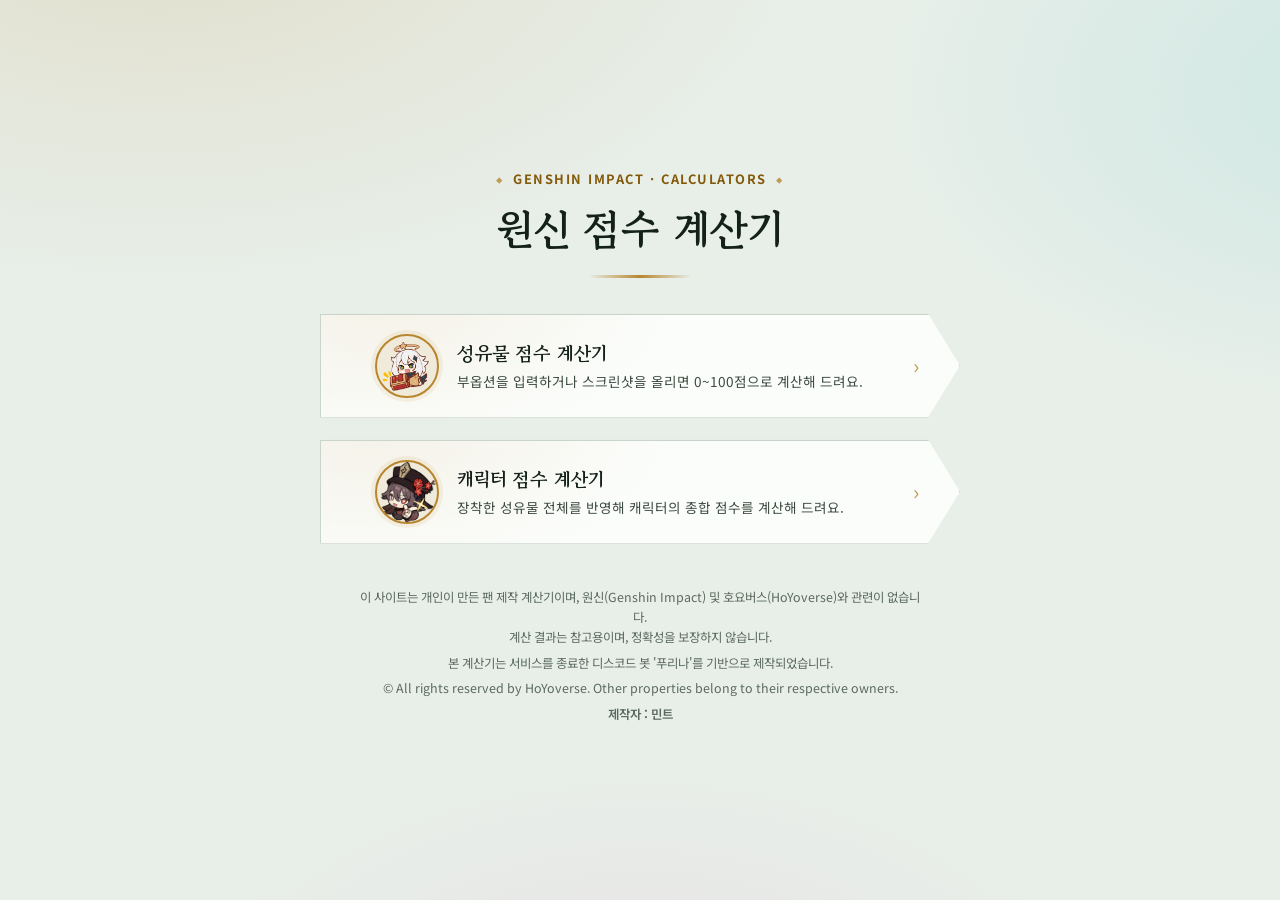
<file: index.html>
<!doctype html><html lang="ko"><head><meta charset="utf-8"><meta name="viewport" content="width=device-width, initial-scale=1"><title>원신 점수 계산기</title>
<meta name="description" content="원신(Genshin Impact) 성유물 점수와 캐릭터 점수를 계산해주는 무료 사이트">
<meta property="og:type" content="website"><meta property="og:title" content="원신 점수 계산기"><meta property="og:description" content="성유물 점수, 캐릭터 점수를 계산해 드려요">
<link rel="icon" href="data:image/svg+xml,%3Csvg xmlns='http://www.w3.org/2000/svg' viewBox='0 0 64 64'%3E%3Crect width='64' height='64' rx='14' fill='%23162220'/%3E%3Cpath d='M32 8l18 24-18 24-18-24z' fill='%23D9A85B'/%3E%3C/svg%3E">
<link rel="stylesheet" href="https://fonts.googleapis.com/css2?family=Gowun+Batang:wght@700&family=Noto+Sans+KR:wght@400;500;700&display=swap">
<style>
  :root{
    --bg:#E8EFE9; --surface:#FBFDFB; --surface-2:#EFF4F0;
    --ink:#14201A; --ink-soft:#3C4A41; --ink-faint:#5B6A60;
    --border:#C9D5CB; --border-strong:#A5B5AA;
    --accent:#B8862F; --accent-text:#83590A;
    --shadow: 0 1px 2px rgba(20,32,26,0.06), 0 8px 24px rgba(20,32,26,0.08);
  }
  @media (prefers-color-scheme: dark){
    :root:not([data-theme="light"]){
      --bg:#0E1513; --surface:#16211E; --surface-2:#1D2C28;
      --ink:#EFF4EF; --ink-soft:#C5D1C8; --ink-faint:#95A69B;
      --border:#2B3A36; --border-strong:#41544B;
      --accent:#D9A85B; --accent-text:#EBC27A;
      --shadow: 0 1px 2px rgba(0,0,0,0.4), 0 12px 28px rgba(0,0,0,0.4);
    }
  }
  :root[data-theme="dark"]{
    --bg:#0E1513; --surface:#16211E; --surface-2:#1D2C28;
    --ink:#EFF4EF; --ink-soft:#C5D1C8; --ink-faint:#95A69B;
    --border:#2B3A36; --border-strong:#41544B;
    --accent:#D9A85B; --accent-text:#EBC27A;
    --shadow: 0 1px 2px rgba(0,0,0,0.4), 0 12px 28px rgba(0,0,0,0.4);
  }
  *{box-sizing:border-box;}
  html,body{ height:100%; }
  body{
    margin:0; background:
      radial-gradient(1100px 620px at 12% -10%, color-mix(in srgb, var(--accent) 16%, transparent), transparent 62%),
      radial-gradient(900px 560px at 108% 10%, color-mix(in srgb, #2BB3C0 13%, transparent), transparent 58%),
      radial-gradient(820px 520px at 50% 118%, color-mix(in srgb, #E05DC0 9%, transparent), transparent 62%),
      var(--bg);
    color:var(--ink); font-family:'Noto Sans KR',system-ui,sans-serif; line-height:1.6;
    display:flex; flex-direction:column; align-items:center; justify-content:center;
    padding:32px 20px; text-align:center;
  }
  @media (max-width:700px){ body{ background-attachment:scroll; } }
  .eyebrow{ font-size:0.8rem; letter-spacing:0.12em; text-transform:uppercase; color:var(--accent-text); font-weight:700; }
  .eyebrow::before, .eyebrow::after{ content:"◆"; font-size:0.5em; color:var(--accent); opacity:0.8; vertical-align:0.15em; }
  .eyebrow::before{ margin-right:9px; } .eyebrow::after{ margin-left:9px; }
  h1{
    font-family:'Gowun Batang',serif; font-weight:700; margin:6px 0 0;
    font-size:clamp(1.9rem,5vw,2.6rem); position:relative; padding-bottom:16px;
  }
  h1::after{
    content:""; position:absolute; left:50%; bottom:0; width:104px; height:3px; border-radius:2px;
    transform:translateX(-50%);
    background:linear-gradient(90deg, transparent, var(--accent), transparent);
  }
  .tickets{ display:flex; flex-direction:column; gap:22px; margin-top:36px; width:min(640px, 92vw); }
  .ticket{
    position:relative; display:flex; align-items:center; gap:18px;
    min-height:104px; padding:14px 40px 14px 54px; text-align:left; text-decoration:none; color:inherit;
    background: radial-gradient(460px 240px at 8% -20%, color-mix(in srgb, var(--accent) 10%, transparent), transparent 65%), var(--surface);
    border:1px solid var(--border);
    clip-path: polygon(0 0, 95% 0, 100% 50%, 95% 100%, 0 100%);
    box-shadow:var(--shadow);
    transition:transform .15s ease, border-color .15s ease;
  }
  .ticket:hover{ transform:translateX(4px); border-color:var(--accent); }
  .ticket__badge{
    flex:none; width:64px; height:64px; border-radius:50%; overflow:hidden;
    display:grid; place-content:center; font-size:1.9rem; line-height:1;
    background:color-mix(in srgb, var(--accent) 16%, var(--surface));
    border:2px solid var(--accent); box-shadow:0 0 0 4px color-mix(in srgb, var(--accent) 10%, transparent);
  }
  .ticket__badge img{ width:100%; height:100%; object-fit:cover; }
  .ticket__body{ flex:1 1 auto; min-width:0; }
  .ticket__title-row{ display:flex; align-items:center; flex-wrap:wrap; gap:8px 10px; }
  .ticket__title{ font-family:'Gowun Batang',serif; font-weight:700; font-size:1.18rem; }
  .ticket__desc{ font-size:0.85rem; color:var(--ink-soft); margin-top:4px; line-height:1.55; }
  .ticket__go{ flex:none; font-size:1.3rem; color:var(--accent); opacity:0.8; }
  .ticket__pill{
    flex:none; padding:3px 10px; border-radius:999px; font-size:0.7rem; font-weight:700;
    background:var(--surface-2); color:var(--ink-faint); border:1px solid var(--border);
  }
  .ticket__pill.ready{ color:var(--accent-text); border-color:var(--accent); background:color-mix(in srgb, var(--accent) 12%, var(--surface)); }
  .site-footer{ margin-top:44px; max-width:560px; }
  .site-footer p{ margin:0 0 6px; font-size:0.78rem; line-height:1.6; color:var(--ink-faint); }
  .site-footer__credit{ font-size:0.8rem; font-weight:600; color:var(--ink-soft); }
</style>
</head><body>

  <div class="eyebrow">Genshin Impact · Calculators</div>
  <h1>원신 점수 계산기</h1>

  <div class="tickets">
    <a class="ticket" href="artifact.html">
      <span class="ticket__badge"><img src="assets/emoji-artifact.png" alt="" loading="lazy"></span>
      <span class="ticket__body">
        <span class="ticket__title-row">
          <span class="ticket__title">성유물 점수 계산기</span>
        </span>
        <span class="ticket__desc">부옵션을 입력하거나 스크린샷을 올리면 0~100점으로 계산해 드려요.</span>
      </span>
      <span class="ticket__go" aria-hidden="true">›</span>
    </a>
    <a class="ticket" href="character.html">
      <span class="ticket__badge"><img src="assets/emoji-character.png" alt="" loading="lazy"></span>
      <span class="ticket__body">
        <span class="ticket__title-row">
          <span class="ticket__title">캐릭터 점수 계산기</span>
        </span>
        <span class="ticket__desc">장착한 성유물 전체를 반영해 캐릭터의 종합 점수를 계산해 드려요.</span>
      </span>
      <span class="ticket__go" aria-hidden="true">›</span>
    </a>
  </div>

  <footer class="site-footer">
    <p>이 사이트는 개인이 만든 팬 제작 계산기이며, 원신(Genshin Impact) 및 호요버스(HoYoverse)와 관련이 없습니다.<br>계산 결과는 참고용이며, 정확성을 보장하지 않습니다.</p>
    <p>본 계산기는 서비스를 종료한 디스코드 봇 '푸리나'를 기반으로 제작되었습니다.</p>
    <p>© All rights reserved by HoYoverse. Other properties belong to their respective owners.</p>
    <p class="site-footer__credit">제작자 : 민트</p>
  </footer>

</body></html>
</file>
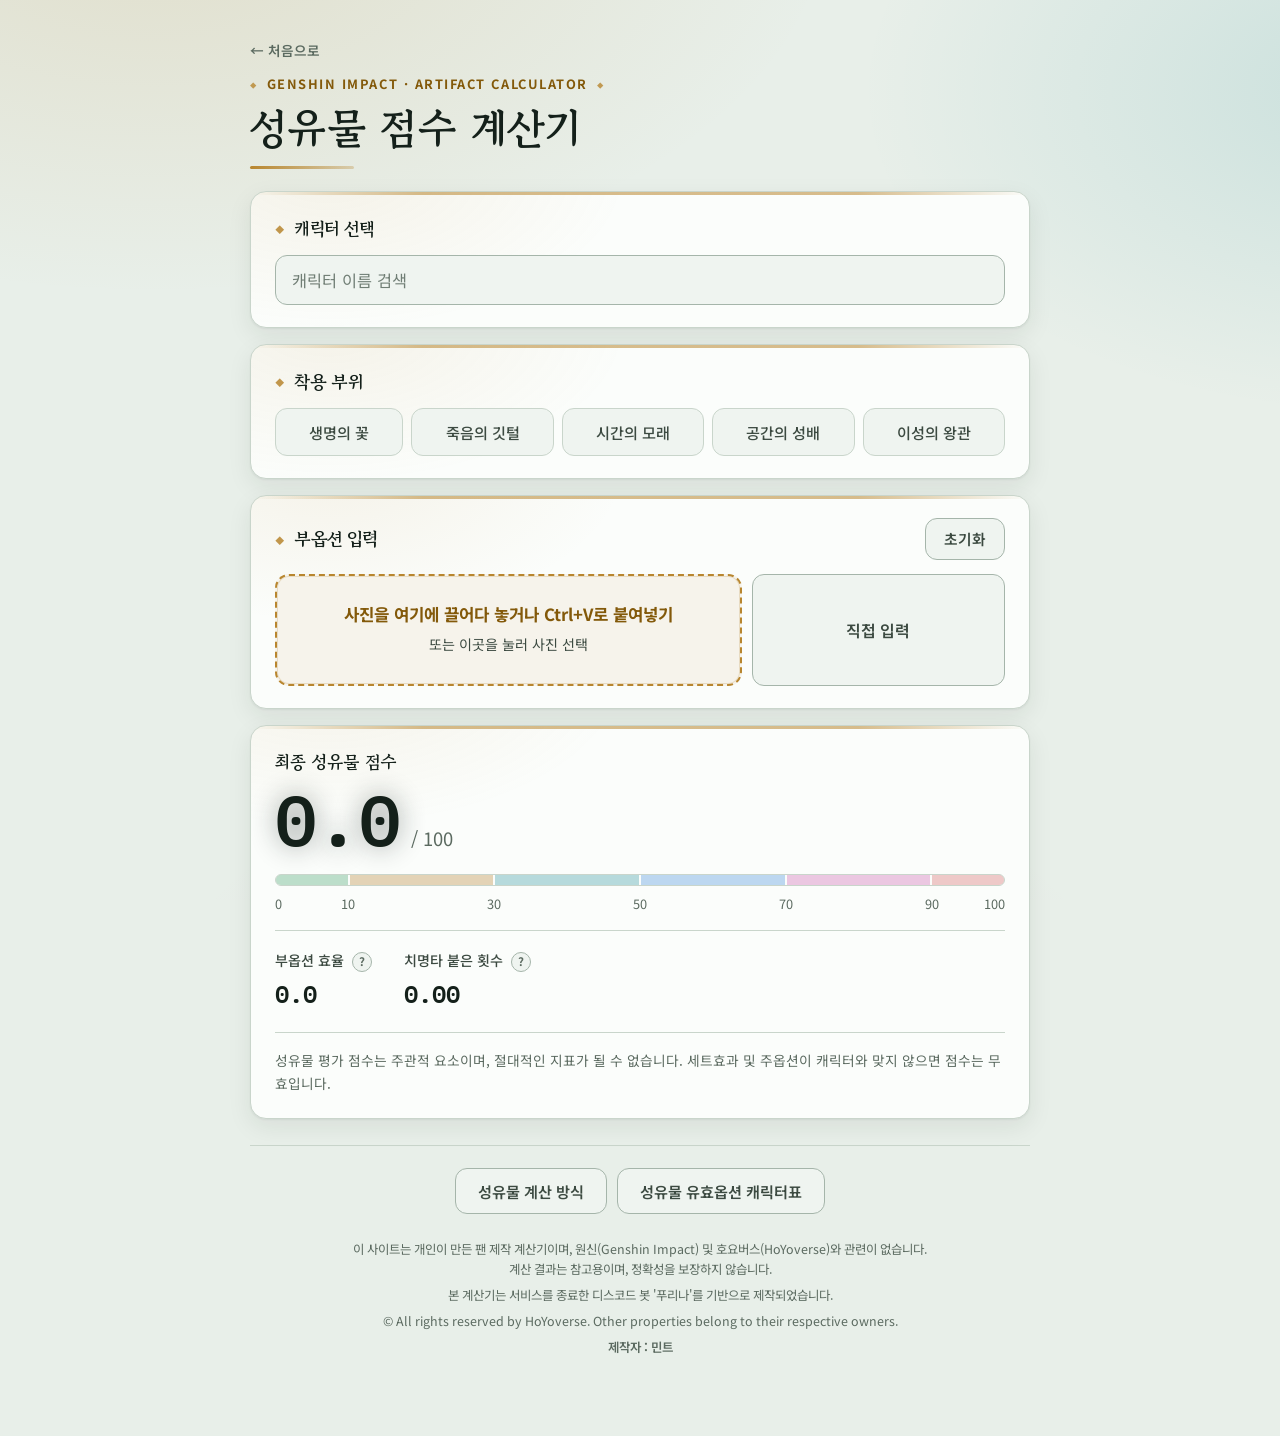
<file: artifact.html>
<!doctype html><html lang="ko"><head><meta charset="utf-8"><meta name="viewport" content="width=device-width, initial-scale=1"><title>성유물 점수 계산기</title>
<meta name="description" content="원신 성유물 스크린샷을 올리면 부옵션을 자동으로 읽고 0~100점으로 점수를 계산해 주는 무료 계산기">
<meta property="og:type" content="website"><meta property="og:title" content="성유물 점수 계산기"><meta property="og:description" content="스크린샷만 올리면 성유물 부옵션을 읽어서 0~100점으로 계산해 드려요">
<link rel="icon" href="data:image/svg+xml,%3Csvg xmlns='http://www.w3.org/2000/svg' viewBox='0 0 64 64'%3E%3Crect width='64' height='64' rx='14' fill='%23162220'/%3E%3Cpath d='M32 8l18 24-18 24-18-24z' fill='%23D9A85B'/%3E%3C/svg%3E">
<link rel="stylesheet" href="https://fonts.googleapis.com/css2?family=Gowun+Batang:wght@700&family=IBM+Plex+Mono:wght@500;600&family=Noto+Sans+KR:wght@400;500;700&display=swap">
<script src="tess/tesseract.min.js"></script>
<style>
  :root{
    --bg:#E8EFE9;
    --surface:#FBFDFB;
    --surface-2:#EFF4F0;
    --ink:#14201A;
    --ink-soft:#3C4A41;
    --ink-faint:#5B6A60;
    --border:#C9D5CB;
    --border-strong:#A5B5AA;
    --accent:#B8862F;
    --accent-text:#83590A;
    --ok:#1E9E5A;
    --t0:#1B8D4D;
    --t1:#A46505;
    --t2:#057F8B;
    --t3:#1B73D3;
    --t4:#C03C9F;
    --t5:#CB4247;
    --danger:#B83C2B;
    --shadow: 0 1px 2px rgba(20,32,26,0.06), 0 8px 24px rgba(20,32,26,0.08);
  }
  @media (prefers-color-scheme: dark){
    :root:not([data-theme="light"]){
      --bg:#0E1513;
      --surface:#16211E;
      --surface-2:#1D2C28;
      --ink:#EFF4EF;
      --ink-soft:#C5D1C8;
      --ink-faint:#95A69B;
      --border:#2B3A36;
      --border-strong:#41544B;
      --accent:#D9A85B;
      --accent-text:#EBC27A;
      --ok:#3DCB86;
      --t0:#3FB673;
      --t1:#D9932B;
      --t2:#2BB3C0;
      --t3:#4A9CF0;
      --t4:#E05DC0;
      --t5:#EE6468;
      --danger:#EE8C7B;
      --shadow: 0 1px 2px rgba(0,0,0,0.4), 0 12px 28px rgba(0,0,0,0.4);
    }
  }
  :root[data-theme="dark"]{
    --bg:#0E1513;
    --surface:#16211E;
    --surface-2:#1D2C28;
    --ink:#EFF4EF;
    --ink-soft:#C5D1C8;
    --ink-faint:#95A69B;
    --border:#2B3A36;
    --border-strong:#41544B;
    --accent:#D9A85B;
    --accent-text:#EBC27A;
    --ok:#3DCB86;
    --t0:#3FB673;
    --t1:#D9932B;
    --t2:#2BB3C0;
    --t3:#4A9CF0;
    --t4:#E05DC0;
    --t5:#EE6468;
    --danger:#EE8C7B;
    --shadow: 0 1px 2px rgba(0,0,0,0.4), 0 12px 28px rgba(0,0,0,0.4);
  }

  *{box-sizing:border-box;}
  [hidden]{display:none !important;}
  html{ -webkit-text-size-adjust:100%; }
  body{
    margin:0;
    background:var(--bg);
    color:var(--ink);
    font-family:'Noto Sans KR','Pretendard','Apple SD Gothic Neo','Malgun Gothic',system-ui,sans-serif;
    font-size:16px;
    line-height:1.65;
    -webkit-font-smoothing:antialiased;
  }
  .wrap{ max-width:820px; margin:0 auto; padding:0 20px 72px; }
  h1,h2,h3{ margin:0; text-wrap:balance; }
  h1{ font-family:'Gowun Batang','Noto Sans KR',serif; font-weight:700; }
  h2,h3{ font-weight:700; letter-spacing:-0.01em; }
  .mono{ font-family:'IBM Plex Mono',ui-monospace,monospace; font-variant-numeric:tabular-nums; }
  select, input, button{ font-family:inherit; }

  .topbar{ padding:36px 0 22px; }
  .eyebrow{ font-size:0.8rem; letter-spacing:0.12em; text-transform:uppercase; color:var(--accent-text); font-weight:700; }
  .topbar h1{ font-size:clamp(1.9rem,5vw,2.6rem); margin-top:6px; line-height:1.25; }

  .card{
    background:var(--surface); border:1px solid var(--border); border-radius:18px;
    box-shadow:var(--shadow); padding:22px 24px; margin-bottom:16px;
  }
  .card h2{ font-size:1.1rem; margin-bottom:12px; }
  .card .hint{ font-size:0.9rem; color:var(--ink-soft); margin:-6px 0 12px; display:block; }

  /* ---------- character picker ---------- */
  .char-search{ position:relative; }
  .char-search input[type="text"]{ height:50px; font-size:1.02rem; padding:0 16px; border-radius:12px; }
  .char-confirm{
    margin-top:8px; font-size:0.9rem; color:var(--ink-soft);
    display:flex; align-items:center; gap:8px; flex-wrap:wrap;
  }
  .char-confirm:empty{ display:none; }
  .char-confirm.unmatched{ color:var(--ink-faint); }

  /* ---------- slot picker ---------- */
  .slot-picker{ display:flex; gap:8px; flex-wrap:wrap; }
  .slot-btn{
    flex:1 1 auto; min-width:92px; min-height:48px; text-align:center; background:var(--surface-2);
    border:1px solid var(--border); color:var(--ink-soft); padding:8px 10px;
    border-radius:12px; font-size:0.95rem; font-weight:500; cursor:pointer;
    transition:background-color .15s ease, border-color .15s ease, color .15s ease;
  }
  .slot-btn:hover{ border-color:var(--border-strong); color:var(--ink); }
  .slot-btn.active{
    border-color:var(--accent); color:var(--accent-text); font-weight:700;
    background:color-mix(in srgb, var(--accent) 16%, var(--surface));
    box-shadow:inset 0 0 0 1px var(--accent);
  }
  .slot-btn:focus-visible, button:focus-visible, select:focus-visible, input:focus-visible, summary:focus-visible{
    outline:3px solid color-mix(in srgb, var(--accent) 60%, transparent); outline-offset:2px;
  }

  /* ---------- result ---------- */
  .result__top{ display:flex; flex-wrap:wrap; align-items:flex-end; gap:16px; justify-content:space-between; }
  .result__score{ display:flex; align-items:baseline; gap:10px; }
  .result__score .num{ font-size:clamp(3rem,11vw,4.4rem); font-weight:600; line-height:1; }
  .result__score .of100{ color:var(--ink-faint); font-size:1.15rem; }
  .result__label{ font-size:1.08rem; font-weight:700; margin-bottom:8px; }
  .pill{
    display:inline-flex; align-items:center; gap:8px;
    padding:7px 16px; border-radius:999px;
    font-size:1rem; font-weight:700; white-space:nowrap;
  }
  .pill__dot{ width:9px; height:9px; border-radius:50%; background:currentColor; }
  .gauge-track{
    position:relative; height:12px; border-radius:999px; overflow:hidden;
    display:flex; border:1px solid var(--border); margin-top:20px;
  }
  .gauge-track .zone{ display:block; height:100%; opacity:0.28; }
  .gauge-fill{
    position:absolute; left:0; top:0; bottom:0; width:0; background:var(--border-strong);
    transition:width 0.25s ease, background-color 0.25s ease;
  }
  .gauge-cut{ position:absolute; top:0; bottom:0; width:2px; background:var(--surface); transform:translateX(-1px); }
  .gauge-ticks{ position:relative; height:1.3em; margin-top:7px; font-size:0.8rem; color:var(--ink-faint); }
  .gauge-ticks span{ position:absolute; top:0; transform:translateX(-50%); }
  .gauge-ticks span:first-child{ transform:none; }
  .gauge-ticks span:last-child{ transform:translateX(-100%); }
  #score100{ transition:color 0.25s ease; }
  @media (prefers-reduced-motion: reduce){
    .gauge-fill, #score100{ transition:none; }
  }
  .stat-row{
    display:flex; gap:32px; margin-top:20px; padding-top:18px;
    border-top:1px solid var(--border); flex-wrap:wrap;
  }
  .stat-row .item .k{ font-size:0.88rem; color:var(--ink-soft); font-weight:500; }
  .stat-row .item .v{ font-size:1.5rem; font-weight:600; margin-top:2px; }
  .notes{ margin-top:18px; padding-top:16px; border-top:1px solid var(--border); font-size:0.9rem; color:var(--ink-soft); line-height:1.7; }
  .notes p{ margin:0 0 8px; }
  .notes .notes__warn{ margin:12px 0 0; color:var(--ink-faint); font-size:0.86rem; }

  /* ---------- checkboxes ---------- */
  .check{ display:inline-flex; align-items:center; gap:12px; cursor:pointer; color:var(--ink); font-size:1rem; }
  .cbx{
    appearance:none; -webkit-appearance:none; flex:none; margin:0; cursor:pointer;
    width:26px; height:26px; border-radius:8px; border:2px solid var(--border-strong);
    background:var(--surface-2); display:inline-grid; place-content:center;
    transition:background-color .12s ease, border-color .12s ease, box-shadow .12s ease;
  }
  .cbx::after{
    content:""; width:13px; height:7px; margin-top:-2px;
    border-left:3px solid #fff; border-bottom:3px solid #fff;
    transform:rotate(-45deg) scale(0); transition:transform .12s ease;
  }
  .cbx:hover:not(:disabled){ border-color:var(--ok); }
  .cbx:checked{
    background:var(--ok); border-color:var(--ok);
    box-shadow:0 0 0 4px color-mix(in srgb, var(--ok) 22%, transparent);
  }
  .cbx:checked::after{ transform:rotate(-45deg) scale(1); }
  .cbx:disabled{ cursor:not-allowed; opacity:0.4; }
  .cbx:checked:disabled{ opacity:1; box-shadow:none; }

  .corr-row{
    display:flex; align-items:center; padding:12px 0; border-bottom:1px solid var(--border);
  }
  .corr-row:first-child{ padding-top:4px; }
  .corr-row:last-child{ border-bottom:none; padding-bottom:0; }

  .substat-row{ display:grid; grid-template-columns:auto 1fr 104px; gap:12px; align-items:center; margin-bottom:12px; }
  .valid-check{ display:inline-flex; cursor:pointer; }
  select, input[type="number"], input[type="text"], input[type="password"]{
    background:var(--surface-2); border:1px solid var(--border-strong); color:var(--ink);
    border-radius:10px; height:46px; padding:0 14px; font-size:1rem; width:100%;
  }
  select{
    appearance:none; -webkit-appearance:none; padding-right:38px;
    background-image:url("data:image/svg+xml,%3Csvg xmlns='http://www.w3.org/2000/svg' width='14' height='9' viewBox='0 0 14 9'%3E%3Cpath d='M1.5 1.5 7 7l5.5-5.5' fill='none' stroke='%238A9A90' stroke-width='2' stroke-linecap='round' stroke-linejoin='round'/%3E%3C/svg%3E");
    background-repeat:no-repeat; background-position:right 14px center;
  }
  input::placeholder{ color:var(--ink-faint); opacity:0.85; }
  select:disabled, input[type="number"]:disabled{ opacity:0.8; cursor:not-allowed; }

  /* ---------- buttons ---------- */
  .reset-btn, .manual-btn, .edit-btn, .foot-btn{
    cursor:pointer; background:var(--surface-2); color:var(--ink-soft);
    border:1px solid var(--border-strong); min-height:42px; padding:0 18px; border-radius:12px;
    font-size:0.92rem; font-weight:600;
    transition:border-color .15s ease, color .15s ease, background-color .15s ease;
  }
  .reset-btn:hover, .manual-btn:hover, .edit-btn:hover, .foot-btn:hover{ border-color:var(--accent); color:var(--accent-text); }
  .manual-btn:disabled{ opacity:0.5; cursor:not-allowed; }
  .apply-btn{
    cursor:pointer; background:var(--accent); color:#16211B; border:1px solid var(--accent);
    min-height:44px; padding:0 30px; border-radius:12px; font-size:1rem; font-weight:700;
  }
  .apply-btn:hover{ filter:brightness(1.07); }

  /* ---------- photo upload ---------- */
  .photo-btn{
    position:relative; flex:2 1 0; cursor:pointer;
    display:flex; flex-direction:column; align-items:center; justify-content:center; gap:6px;
    text-align:center; padding:26px 16px; min-height:112px;
    border:2px dashed var(--accent); border-radius:14px; color:var(--accent-text);
    background:color-mix(in srgb, var(--accent) 8%, var(--surface));
    transition:background-color 0.15s ease, border-color 0.15s ease;
  }
  .photo-btn:hover, .photo-btn:focus-within{ background:color-mix(in srgb, var(--accent) 16%, var(--surface)); }
  .photo-btn__title{ font-size:1.05rem; font-weight:700; line-height:1.4; }
  .photo-btn__sub{ font-size:0.88rem; font-weight:400; color:var(--ink-soft); }
  .drag-over .photo-btn{ background:color-mix(in srgb, var(--accent) 28%, var(--surface)); border-style:solid; }
  .photo-btn input[type="file"]{
    position:absolute; width:1px; height:1px; overflow:hidden; opacity:0; pointer-events:none;
  }
  .photo-status{ margin-top:12px; font-size:0.95rem; color:var(--ink-soft); }
  .photo-status.err{ color:var(--danger); font-weight:500; }
  .link-btn{
    margin-top:8px; padding:0; background:none; border:none; cursor:pointer;
    font-size:0.9rem; color:var(--ink-soft); text-decoration:underline; text-underline-offset:4px;
  }
  .link-btn:hover{ color:var(--accent-text); }

  /* ---------- input card ---------- */
  .card-head{ display:flex; justify-content:space-between; align-items:center; margin-bottom:14px; }
  .card-head h2{ margin-bottom:0; }
  .input-actions{ display:flex; gap:10px; }
  .input-actions .manual-btn{ flex:1 1 0; min-height:112px; font-size:1rem; }
  @media (max-width:480px){ .input-actions{ flex-direction:column; } .input-actions .manual-btn{ min-height:48px; } }
  .editor-actions{ display:flex; justify-content:flex-end; gap:10px; margin-top:8px; }
  .editor-actions .edit-btn{ flex:0 0 auto; padding:0 26px; min-height:44px; }
  #subEditor{ margin-top:18px; }

  /* ---------- footer buttons ---------- */
  .foot-actions{ display:flex; gap:10px; flex-wrap:wrap; justify-content:center; margin-top:8px; }
  .foot-btn{ min-height:46px; padding:0 22px; font-size:0.95rem; }

  /* ---------- popups ---------- */
  .modal{
    position:fixed; inset:0; z-index:50; display:flex; align-items:center; justify-content:center;
    padding:56px 20px 24px; background:rgba(4,9,7,0.8);
  }
  .modal > img{ max-width:100%; max-height:100%; object-fit:contain; border-radius:10px; box-shadow:0 10px 40px rgba(0,0,0,0.5); }
  .modal__close{
    position:absolute; top:12px; right:14px; width:42px; height:42px; border-radius:50%; cursor:pointer;
    border:1px solid rgba(255,255,255,0.35); background:rgba(0,0,0,0.5); color:#fff; font-size:1.1rem;
  }
  .modal__close:hover{ background:rgba(255,255,255,0.18); }
  .dialog{
    position:relative; width:min(780px,100%); max-height:100%; overflow:auto;
    background:var(--surface); color:var(--ink); border:1px solid var(--border); border-radius:20px;
    box-shadow:0 20px 60px rgba(0,0,0,0.5); padding:28px 30px 32px;
  }
  .dialog__close{
    position:absolute; top:14px; right:14px; width:40px; height:40px; border-radius:50%; cursor:pointer;
    border:1px solid var(--border-strong); background:var(--surface-2); color:var(--ink-soft); font-size:1.05rem;
  }
  .dialog__close:hover{ border-color:var(--accent); color:var(--accent-text); }
  .dialog h2{ font-size:1.4rem; margin:0 44px 16px 0; }
  .dialog h3{ font-size:1.05rem; margin:22px 0 8px; color:var(--accent-text); }
  .dialog p{ margin:0 0 10px; color:var(--ink-soft); font-size:0.98rem; line-height:1.75; }
  .dialog ul{ margin:0 0 10px; padding-left:1.2em; color:var(--ink-soft); font-size:0.98rem; line-height:1.8; }
  .dialog li{ margin-bottom:2px; }
  .dialog b{ color:var(--ink); }
  .formula{
    margin:6px 0 12px; padding:10px 14px; border-radius:10px; background:var(--surface-2);
    border:1px solid var(--border); font-size:0.95rem; color:var(--ink); line-height:1.7;
  }
  .avg-table{ width:100%; border-collapse:collapse; margin:6px 0 12px; font-size:0.95rem; }
  .avg-table th, .avg-table td{ padding:8px 12px; text-align:left; border-bottom:1px solid var(--border); }
  .avg-table th{ color:var(--ink-faint); font-weight:500; font-size:0.86rem; }
  .avg-table td:last-child, .avg-table th:last-child{ text-align:right; }
  .table-search{ margin:4px 0 6px; }
  .table-sec{ margin-top:22px; }
  .table-sec h3{ margin-top:0; }
  .table-group{ display:flex; flex-wrap:wrap; gap:6px; margin:0 0 10px; }
  .chip{
    display:inline-block; padding:3px 11px; border-radius:999px; font-size:0.92rem; line-height:1.6;
    background:var(--surface-2); border:1px solid var(--border); color:var(--ink);
  }
  .chip--cond{ color:var(--ink-faint); border-style:dashed; }
  .table-note{ margin:6px 0 0; font-size:0.9rem; color:var(--ink-soft); }
  .table-legend{ font-size:0.9rem; color:var(--ink-faint); }

  /* ---------- info popover ---------- */
  .info-btn{
    display:inline-grid; place-content:center; width:20px; height:20px; margin-left:2px;
    border-radius:50%; border:1px solid var(--border-strong); background:var(--surface-2);
    color:var(--ink-faint); font-size:0.72rem; font-weight:700; line-height:1; cursor:pointer;
    vertical-align:middle;
  }
  .info-btn:hover{ border-color:var(--accent); color:var(--accent-text); }
  .k .info-btn{ margin-left:4px; }
  .popover{
    position:fixed; z-index:60; max-width:280px; padding:12px 14px; border-radius:12px;
    background:var(--surface); border:1px solid var(--border-strong); box-shadow:var(--shadow);
    font-size:0.88rem; color:var(--ink-soft); line-height:1.6;
  }
  .score-disclaimer{ margin:18px 0 0; padding-top:16px; border-top:1px solid var(--border); font-size:0.86rem; color:var(--ink-faint); line-height:1.7; }

  /* ---------- genshin-flavored visual polish ---------- */
  body{
    background:
      radial-gradient(1100px 620px at 12% -10%, color-mix(in srgb, var(--accent) 16%, transparent), transparent 62%),
      radial-gradient(900px 560px at 108% 10%, color-mix(in srgb, var(--t2) 13%, transparent), transparent 58%),
      radial-gradient(820px 520px at 50% 118%, color-mix(in srgb, var(--t4) 9%, transparent), transparent 62%),
      var(--bg);
    background-attachment:fixed;
  }
  @media (max-width:700px){ body{ background-attachment:scroll; } }

  .eyebrow::before, .eyebrow::after{ content:"◆"; font-size:0.5em; color:var(--accent); opacity:0.8; vertical-align:0.15em; }
  .eyebrow::before{ margin-right:9px; }
  .eyebrow::after{ margin-left:9px; }
  .home-link{
    display:inline-flex; align-items:center; gap:6px; margin-bottom:12px;
    font-size:0.85rem; font-weight:600; color:var(--ink-faint); text-decoration:none;
  }
  .home-link:hover{ color:var(--accent-text); }
  .topbar h1{ position:relative; padding-bottom:16px; }
  .topbar h1::after{
    content:""; position:absolute; left:0; bottom:0; width:104px; height:3px; border-radius:2px;
    background:linear-gradient(90deg, var(--accent), color-mix(in srgb, var(--accent) 30%, transparent));
  }

  .card{
    position:relative; overflow:hidden; border-radius:16px;
    background:
      radial-gradient(460px 240px at 10% -14%, color-mix(in srgb, var(--accent) 9%, transparent), transparent 65%),
      var(--surface);
  }
  .card::before{
    content:""; position:absolute; top:0; left:0; right:0; height:3px;
    background:linear-gradient(90deg, transparent, var(--accent) 22%, var(--accent) 78%, transparent);
    opacity:0.55;
  }
  .card h2, .dialog h2{ font-family:'Gowun Batang','Noto Sans KR',serif; letter-spacing:-0.01em; }
  .card h2::before, .dialog h2::before{ content:"◆"; font-size:0.6em; color:var(--accent); opacity:0.85; margin-right:9px; vertical-align:0.1em; }
  .result__label{ font-family:'Gowun Batang','Noto Sans KR',serif; }

  .slot-btn.active::before{ content:"◆"; font-size:0.62em; margin-right:6px; opacity:0.85; vertical-align:0.12em; }

  .result__score .num{ text-shadow:0 0 26px color-mix(in srgb, currentColor 45%, transparent); }
  .gauge-fill{
    background:linear-gradient(160deg,
      color-mix(in srgb, var(--fill, var(--border-strong)) 80%, white 20%) 0%,
      var(--fill, var(--border-strong)) 55%,
      color-mix(in srgb, var(--fill, var(--border-strong)) 78%, black 22%) 100%);
    box-shadow:0 0 14px 0 color-mix(in srgb, var(--fill, transparent) 55%, transparent);
  }
  .pill{
    box-shadow:
      inset 0 0 0 1px color-mix(in srgb, currentColor 35%, transparent),
      0 2px 10px -2px color-mix(in srgb, currentColor 45%, transparent);
  }

  .apply-btn{
    background:linear-gradient(135deg,
      color-mix(in srgb, var(--accent) 88%, white 12%) 0%, var(--accent) 55%,
      color-mix(in srgb, var(--accent) 85%, black 15%) 100%);
    box-shadow:0 4px 16px -4px color-mix(in srgb, var(--accent) 55%, transparent);
  }
  .apply-btn:hover{ box-shadow:0 6px 20px -4px color-mix(in srgb, var(--accent) 65%, transparent); }
  .photo-btn{ box-shadow:inset 0 0 0 1px color-mix(in srgb, var(--accent) 22%, transparent); }

  .foot-actions{ margin-top:26px; padding-top:22px; border-top:1px solid var(--border); }
  .site-footer{ margin-top:26px; padding:0 8px; text-align:center; }
  .site-footer p{ margin:0 0 6px; font-size:0.78rem; line-height:1.6; color:var(--ink-faint); }
  .site-footer__credit{ font-size:0.8rem; font-weight:600; color:var(--ink-soft); }
</style>

<div class="wrap">
  <header class="topbar">
    <a class="home-link" href="index.html">← 처음으로</a>
    <div class="eyebrow">Genshin Impact · Artifact Calculator</div>
    <h1>성유물 점수 계산기</h1>
  </header>

  <div class="card">
    <h2>캐릭터 선택</h2>
    <div class="char-search">
      <input type="text" id="charSearch" list="charList" placeholder="캐릭터 이름 검색" autocomplete="off">
      <datalist id="charList"></datalist>
    </div>
    <div class="char-confirm" id="charConfirm"></div>
  </div>

  <div class="card">
    <h2>착용 부위</h2>
    <div class="slot-picker" id="slotPicker"></div>
  </div>

  <div class="card" id="inputCard">
    <div class="card-head">
      <h2>부옵션 입력</h2>
      <button class="reset-btn" id="resetBtn" type="button">초기화</button>
    </div>
    <div class="input-actions">
      <label class="photo-btn" for="photoInput">
        <span class="photo-btn__title" id="photoBtnLabel"></span>
        <span class="photo-btn__sub" id="photoBtnSub"></span>
        <input type="file" id="photoInput" accept="image/*">
      </label>
      <button class="manual-btn" id="manualBtn" type="button">직접 입력</button>
    </div>
    <div class="photo-status" id="photoStatus" hidden></div>
    <button class="link-btn" id="photoViewBtn" type="button" hidden>원본 사진 보기</button>
    <div id="subEditor" hidden>
      <div id="subRows"></div>
      <div class="editor-actions">
        <button class="edit-btn" id="editBtn" type="button" hidden>수정</button>
        <button class="apply-btn" id="applyBtn" type="button" hidden>적용</button>
      </div>
    </div>
  </div>

  <div class="card" id="corrCard">
    <h2>보정 <button class="info-btn" type="button" data-info="corr" aria-label="보정 설명 보기">?</button></h2>
    <div id="corrList"></div>
  </div>

  <div class="card result" id="resultCard">
    <div class="result__top">
      <div>
        <div class="result__label">최종 성유물 점수</div>
        <div class="result__score">
          <span class="num mono" id="score100">0.0</span>
          <span class="of100">/ 100</span>
        </div>
      </div>
      <span class="pill" id="gradePill" hidden><span class="pill__dot"></span><span id="gradeLabel"></span></span>
    </div>
    <div class="gauge-track" id="gaugeTrack">
      <span class="zone" style="width:10%;background:var(--t0)"></span>
      <span class="zone" style="width:20%;background:var(--t1)"></span>
      <span class="zone" style="width:20%;background:var(--t2)"></span>
      <span class="zone" style="width:20%;background:var(--t3)"></span>
      <span class="zone" style="width:20%;background:var(--t4)"></span>
      <span class="zone" style="width:10%;background:var(--t5)"></span>
      <div class="gauge-fill" id="gaugeFill"></div>
      <i class="gauge-cut" style="left:10%"></i>
      <i class="gauge-cut" style="left:30%"></i>
      <i class="gauge-cut" style="left:50%"></i>
      <i class="gauge-cut" style="left:70%"></i>
      <i class="gauge-cut" style="left:90%"></i>
    </div>
    <div class="gauge-ticks">
      <span style="left:0">0</span><span style="left:10%">10</span><span style="left:30%">30</span><span style="left:50%">50</span><span style="left:70%">70</span><span style="left:90%">90</span><span style="left:100%">100</span>
    </div>
    <div class="stat-row">
      <div class="item"><div class="k">부옵션 효율 <button class="info-btn" type="button" data-info="eff" aria-label="부옵션 효율 설명 보기">?</button></div><div class="v mono" id="efficiency">0.0</div></div>
      <div class="item"><div class="k">치명타 붙은 횟수 <button class="info-btn" type="button" data-info="crit" aria-label="치명타 붙은 횟수 설명 보기">?</button></div><div class="v mono" id="critCount">0.0</div></div>
    </div>
    <p class="score-disclaimer">성유물 평가 점수는 주관적 요소이며, 절대적인 지표가 될 수 없습니다. 세트효과 및 주옵션이 캐릭터와 맞지 않으면 점수는 무효입니다.</p>
  </div>

  <div class="foot-actions">
    <button class="foot-btn" id="methodBtn" type="button">성유물 계산 방식</button>
    <button class="foot-btn" id="tableBtn" type="button">성유물 유효옵션 캐릭터표</button>
  </div>

  <footer class="site-footer">
    <p>이 사이트는 개인이 만든 팬 제작 계산기이며, 원신(Genshin Impact) 및 호요버스(HoYoverse)와 관련이 없습니다.<br>계산 결과는 참고용이며, 정확성을 보장하지 않습니다.</p>
    <p>본 계산기는 서비스를 종료한 디스코드 봇 '푸리나'를 기반으로 제작되었습니다.</p>
    <p>© All rights reserved by HoYoverse. Other properties belong to their respective owners.</p>
    <p class="site-footer__credit">제작자 : 민트</p>
  </footer>
</div>

<div class="popover" id="infoPopover" role="tooltip" hidden></div>

<div class="modal" id="photoModal" role="dialog" aria-modal="true" aria-label="원본 사진" hidden>
  <button class="modal__close" id="photoModalClose" type="button" aria-label="닫기">✕</button>
  <img id="photoModalImg" alt="올린 원본 사진">
</div>

<div class="modal" id="methodModal" role="dialog" aria-modal="true" aria-labelledby="methodTitle" hidden>
  <div class="dialog">
    <button class="dialog__close" type="button" aria-label="닫기">✕</button>
    <h2 id="methodTitle">성유물 계산 방식</h2>

    <h3>1. 부옵션 평균값</h3>
    <p>부옵션이 한 번 강화될 때 붙는 수치의 평균값을 기준으로 삼습니다. 옵션 수치를 이 평균값으로 나누면, 평균적으로 몇 번 강화된 것과 같은지 알 수 있습니다.</p>
    <table class="avg-table">
      <thead><tr><th>옵션</th><th>평균값</th></tr></thead>
      <tbody>
        <tr><td>치명타 확률</td><td>3.3%</td></tr>
        <tr><td>치명타 피해</td><td>6.6%</td></tr>
        <tr><td>원소충전효율</td><td>5.5%</td></tr>
        <tr><td>원소마스터리</td><td>19.75</td></tr>
        <tr><td>공격력%</td><td>4.975%</td></tr>
        <tr><td>HP%</td><td>4.975%</td></tr>
        <tr><td>방어력%</td><td>6.2%</td></tr>
        <tr><td>공격력 (고정 수치)</td><td>16.75</td></tr>
        <tr><td>HP (고정 수치)</td><td>254</td></tr>
        <tr><td>방어력 (고정 수치)</td><td>19.75</td></tr>
      </tbody>
    </table>

    <h3>2. 유효옵션 점수</h3>
    <p>유효로 체크한 옵션만 점수에 더합니다.</p>
    <ul>
      <li><b>% 옵션, 원소마스터리</b> : 수치 ÷ 평균값</li>
      <li><b>고정 수치 옵션 (공격력·HP·방어력)</b> : 캐릭터의 기초 스탯(Lv.90, 무기 제외)을 반영해서 환산합니다.</li>
    </ul>
    <div class="formula">(수치 ÷ 평균값) ÷ 기초 스탯 × 100 ÷ 기준값<br>기준값 : 공격력·HP는 4.975, 방어력은 6.2</div>
    <p>기초 스탯이 큰 캐릭터일수록 고정 수치 옵션의 점수가 낮게 계산됩니다.</p>

    <h3>3. 보정</h3>
    <p>공격력·HP·원소마스터리 중 유효하긴 하지만 다른 옵션에 비해 효율이 떨어지는 경우, 보정을 선택하면 그 옵션(% 옵션과 고정 수치 모두)의 점수를 절반(×0.5)으로 계산합니다.</p>

    <h3>4. 최종 점수</h3>
    <div class="formula">합산 점수 = 유효옵션 점수의 합 × 10<br>최종 점수 = 합산 점수 ÷ 부위 기준값 × 100</div>
    <ul>
      <li>생명의 꽃 · 죽음의 깃털 : 100</li>
      <li>시간의 모래 : 90</li>
      <li>공간의 성배 · 이성의 왕관 : 80</li>
    </ul>
    <p>부위 기준값을 넘으면 100점을 넘을 수도 있습니다.</p>

    <h3>5. 부옵션 효율, 치명타 붙은 횟수</h3>
    <div class="formula">부옵션 효율 = (모든 부옵션의 수치 ÷ 평균값)의 합 × 10<br>치명타 붙은 횟수 = 치명타 확률 ÷ 3.3 + 치명타 피해 ÷ 6.6</div>
    <p>유효로 체크했는지와 상관없이 부옵션 4개를 모두 계산합니다.</p>
  </div>
</div>

<div class="modal" id="tableModal" role="dialog" aria-modal="true" aria-labelledby="tableTitle" hidden>
  <div class="dialog">
    <button class="dialog__close" type="button" aria-label="닫기">✕</button>
    <h2 id="tableTitle">성유물 유효옵션 캐릭터표</h2>
    <input type="text" class="table-search" id="tableSearch" placeholder="캐릭터 이름 검색" autocomplete="off">
    <p class="table-legend">(6돌) 같은 돌파 표시가 붙은 항목은 캐릭터를 골라도 자동으로 체크되지 않아요.</p>
    <div id="tableBody"></div>
  </div>
</div>

<script>
(function(){
  "use strict";

  var STAT_TYPES = [
    {key:"cr",       label:"치명타 확률%",   avg:3.3,   kind:"pct",  corr:null},
    {key:"cd",       label:"치명타 피해%",   avg:6.6,   kind:"pct",  corr:null},
    {key:"em",       label:"원소마스터리",    avg:19.75, kind:"pct",  corr:"em"},
    {key:"er",       label:"원소충전효율%",  avg:5.5,   kind:"pct",  corr:null},
    {key:"atk_pct",  label:"공격력%",        avg:4.975, kind:"pct",  corr:"atk"},
    {key:"atk_flat", label:"공격력",         avg:16.75, kind:"flat", base:"atk", corr:"atk"},
    {key:"hp_pct",   label:"체력%",          avg:4.975, kind:"pct",  corr:"hp"},
    {key:"hp_flat",  label:"체력",           avg:254,   kind:"flat", base:"hp",  corr:"hp"},
    {key:"def_pct",  label:"방어력%",        avg:6.2,   kind:"pct",  corr:null},
    {key:"def_flat", label:"방어력",         avg:19.75, kind:"flat", base:"def", corr:null}
  ];
  var STAT_MAP = {};
  STAT_TYPES.forEach(function(s){ STAT_MAP[s.key] = s; });

  var CORR_GROUPS = [
    {key:"atk", label:"공격력 보정"},
    {key:"hp",  label:"HP 보정"},
    {key:"em",  label:"원소마스터리 보정"}
  ];

  var SLOTS = [
    {key:"flower",  label:"생명의 꽃",   denom:100},
    {key:"feather", label:"죽음의 깃털", denom:100},
    {key:"sands",   label:"시간의 모래", denom:90},
    {key:"goblet",  label:"공간의 성배", denom:80},
    {key:"circlet", label:"이성의 왕관", denom:80}
  ];

  // Genshin Impact Fandom Wiki - Character Comparison (Lv.90 base stats, no weapon)
  var CHARACTERS = [
    ["아이노","Aino",11201,242,607],["알베도","Albedo",13225,251,876],["알하이탐","Alhaitham",13348,313,781],
    ["에일로이","Aloy",10898,233,676],["알료샤","Alyosha",11962,265,702],["엠버","Amber",9461,223,600],
    ["아라타키 이토","Arataki Itto",12858,227,959],["아를레키노","Arlecchino",13103,342,764],
    ["백출","Baizhu",13348,192,499],["바바라","Barbara",9787,159,668],["북두","Beidou",13049,225,648],
    ["베넷","Bennett",12397,191,771],["캔디스","Candace",10874,212,682],["샤를로트","Charlotte",10766,173,546],
    ["차스카","Chasca",9796,346,614],["슈브르즈","Chevreuse",11962,193,604],["치오리","Chiori",11437,322,953],
    ["중운","Chongyun",10983,223,648],["시틀라리","Citlali",11633,126,763],["클로린드","Clorinde",12956,337,783],
    ["콜레이","Collei",9787,199,600],["콜롬비나","Columbina",14695,95,514],["사이노","Cyno",12490,318,859],
    ["달리아","Dahlia",12506,189,559],["데히야","Dehya",15674,265,627],["다이루크","Diluc",12980,334,783],
    ["디오나","Diona",9569,212,600],["도리","Dori",12397,223,723],["두린","Durin",12429,346,822],
    ["에밀리","Emilie",13568,334,730],["에스코피에","Escoffier",13348,346,731],["유라","Eula",13225,342,750],
    ["파루잔","Faruzan",9569,196,627],["피슬","Fischl",9189,244,593],["플린스","Flins",12490,351,808],
    ["프레미네","Freminet",12071,254,708],["푸리나","Furina",15307,243,695],["가명","Gaming",11418,301,702],
    ["감우","Ganyu",9796,334,630],["고로","Gorou",9569,182,648],["호두","Hu Tao",15552,106,876],
    ["얀사","Iansan",10657,257,638],["이파","Ifa",10081,178,605],["일루가","Illuga",11962,191,813],
    ["이네파","Ineffa",12613,330,827],["야호다","Jahoda",9646,223,580],["진","Jean",14695,239,768],
    ["카치나","Kachina",11799,216,792],["카에데하라 카즈하","Kaedehara Kazuha",13348,296,806],
    ["케이아","Kaeya",11636,223,791],["카미사토 아야카","Kamisato Ayaka",12858,342,783],
    ["카미사토 아야토","Kamisato Ayato",13715,298,768],["카베","Kaveh",11962,233,750],["각청","Keqing",13103,322,799],
    ["키니치","Kinich",12858,332,801],["키라라","Kirara",12179,223,546],["클레","Klee",10286,310,614],
    ["쿠죠 사라","Kujou Sara",9569,195,627],["쿠키 시노부","Kuki Shinobu",12288,212,750],
    ["남연","Lan Yan",9243,250,580],["라우마","Lauma",10653,254,668],["레일라","Layla",11092,216,655],
    ["린네아","Linnea",9894,143,906],["리사","Lisa",9569,231,573],["로엔","Lohen",12858,344,783],
    ["리넷","Lynette",12397,231,711],["리니","Lyney",11021,318,537],["마비카","Mavuika",12552,358,791],
    ["미카","Mika",12506,223,713],["모나","Mona",10409,287,653],["말라니","Mualani",15184,181,570],
    ["나히다","Nahida",10360,298,630],["나비아","Navia",12650,351,793],["네페르","Nefer",12703,344,799],
    ["느비예트","Neuvillette",14695,208,576],["니콜","Nicole",10409,342,562],["닐루","Nilou",15184,229,728],
    ["응광","Ningguang",9787,212,573],["노엘","Noelle",12071,191,798],["오데트","Odette",12980,334,786],
    ["올로룬","Ororon",9243,244,586],["프루네","Prune",9678,220,580],["치치","Qiqi",12368,287,922],
    ["라이덴 쇼군","Raiden Shogun",12907,337,789],["레이저","Razor",11962,233,750],["로자리아","Rosaria",12288,240,709],
    ["산드로네","Sandrone",13225,342,752],["산고노미야 코코미","Sangonomiya Kokomi",13470,234,657],
    ["사유","Sayu",11853,244,744],["세토스","Sethos",9787,227,559],["신학","Shenhe",12992,303,830],
    ["시카노인 헤이조","Shikanoin Heizou",10657,225,683],["시그윈","Sigewinne",13348,192,499],
    ["스커크","Skirk",12417,358,806],["설탕","Sucrose",9243,169,702],["타르탈리아","Tartaglia",13103,301,814],
    ["토마","Thoma",10331,201,750],["타이나리","Tighnari",10849,267,630],
    ["바레사","Varesa",12699,356,781],["바르카","Varka",12613,352,795],["벤티","Venti",10531,263,668],
    ["방랑자","Wanderer",10164,327,607],["라이오슬리","Wriothesley",13592,310,763],["향릉","Xiangling",10874,225,668],
    ["한운","Xianyun",10409,334,572],["소","Xiao",12735,349,799],["실로닌","Xilonen",12405,275,929],
    ["행추","Xingqiu",10222,201,757],["신염","Xinyan",11201,248,798],["야에 미코","Yae Miko",10372,339,568],
    ["연비","Yanfei",9352,240,586],["요요","Yaoyao",12288,212,750],["야란","Yelan",14450,243,547],
    ["요이미야","Yoimiya",10164,322,614],["유메미즈키 미즈키","Yumemizuki Mizuki",12735,215,757],
    ["운근","Yun Jin",10657,191,734],["종려","Zhongli",14695,251,737],["자백","Zibai",12919,224,956],
    ["베스나","Vesna",13262,354,730],["보댜니차","Vodyanitsa",14818,108,484]
  ].map(function(a){ return {ko:a[0], en:a[1], hp:a[2], atk:a[3], def:a[4]}; });

  // BEGIN CHAR_BUILDS - generated from 성유물 점수 유효옵션 캐릭터표.md
  // v: stats that count as valid, h: groups scored with the x0.5 correction.
  // Entries marked with a constellation condition (6돌, 4돌이상) are left out on purpose.
  var CHAR_BUILDS = {
    "아이노":{v:["cr","cd","em","er"],h:[]},
    "알베도":{v:["cr","cd","er","atk_pct","atk_flat","def_pct","def_flat"],h:["atk"]},
    "알하이탐":{v:["cr","cd","em","er","atk_pct","atk_flat"],h:["atk"]},
    "에일로이":{v:["cr","cd","em","er","atk_pct","atk_flat"],h:["em"]},
    "알료샤":{v:["cr","er","atk_pct","atk_flat"],h:[]},
    "엠버":{v:["cr","cd","em","er","atk_pct","atk_flat"],h:[]},
    "아라타키 이토":{v:["cr","cd","er","atk_pct","atk_flat","def_pct","def_flat"],h:["atk"]},
    "아를레키노":{v:["cr","cd","em","er","atk_pct","atk_flat"],h:["em"]},
    "백출":{v:["er","hp_pct","hp_flat"],h:[]},
    "바바라":{v:["er","hp_pct","hp_flat"],h:[]},
    "북두":{v:["cr","cd","er","atk_pct","atk_flat"],h:[]},
    "베넷":{v:["er","hp_pct","hp_flat"],h:[]},
    "캔디스":{v:["cr","er","hp_pct","hp_flat"],h:[]},
    "샤를로트":{v:["er","atk_pct","atk_flat"],h:[]},
    "차스카":{v:["cr","cd","em","er","atk_pct","atk_flat"],h:["em"]},
    "슈브르즈":{v:["er","hp_pct","hp_flat"],h:[]},
    "치오리":{v:["cr","cd","atk_pct","atk_flat","def_pct","def_flat"],h:["atk"]},
    "중운":{v:["cr","cd","er","atk_pct","atk_flat"],h:[]},
    "시틀라리":{v:["cr","cd","em","er","atk_pct","atk_flat"],h:["atk"]},
    "클로린드":{v:["cr","cd","em","er","atk_pct","atk_flat"],h:["em"]},
    "콜레이":{v:["cr","cd","em","er","atk_pct","atk_flat"],h:[]},
    "콜롬비나":{v:["cr","cd","er","hp_pct","hp_flat"],h:[]},
    "사이노":{v:["cr","cd","em","er","atk_pct","atk_flat"],h:["atk"]},
    "달리아":{v:["er","hp_pct","hp_flat"],h:[]},
    "데히야":{v:["cr","cd","em","er","atk_pct","atk_flat","hp_pct","hp_flat"],h:[]},
    "다이루크":{v:["cr","cd","em","atk_pct","atk_flat"],h:["em"]},
    "디오나":{v:["er","hp_pct","hp_flat"],h:[]},
    "도리":{v:["cr","cd","er","atk_pct","atk_flat","hp_pct","hp_flat"],h:[]},
    "두린":{v:["cr","cd","er","atk_pct","atk_flat"],h:[]},
    "에밀리":{v:["cr","cd","er","atk_pct","atk_flat"],h:[]},
    "에스코피에":{v:["cr","cd","er","atk_pct","atk_flat"],h:[]},
    "유라":{v:["cr","cd","er","atk_pct","atk_flat"],h:[]},
    "파루잔":{v:["cr","cd","er","atk_pct","atk_flat"],h:[]},
    "피슬":{v:["cr","cd","em","atk_pct","atk_flat"],h:[]},
    "플린스":{v:["cr","cd","em","er","atk_pct","atk_flat"],h:["em"]},
    "프레미네":{v:["cr","cd","er","atk_pct","atk_flat"],h:[]},
    "푸리나":{v:["cr","cd","er","hp_pct","hp_flat"],h:[]},
    "가명":{v:["cr","cd","em","er","atk_pct","atk_flat"],h:[]},
    "감우":{v:["cr","cd","em","er","atk_pct","atk_flat"],h:[]},
    "고로":{v:["er","def_pct","def_flat"],h:[]},
    "호두":{v:["cr","cd","em","er","atk_pct","atk_flat","hp_pct","hp_flat"],h:["atk"]},
    "얀사":{v:["er","atk_pct","atk_flat"],h:[]},
    "이파":{v:["cr","cd","em","er","atk_pct","atk_flat"],h:["em"]},
    "일루가":{v:["cr","em","er"],h:[]},
    "이네파":{v:["cr","cd","em","er","atk_pct","atk_flat"],h:[]},
    "야호다":{v:["er","atk_pct","atk_flat"],h:[]},
    "진":{v:["cr","er","atk_pct","atk_flat"],h:[]},
    "카치나":{v:["cr","cd","er","def_pct","def_flat"],h:[]},
    "카에데하라 카즈하":{v:["em","er","atk_pct","atk_flat"],h:["atk"]},
    "케이아":{v:["cr","cd","er","atk_pct","atk_flat"],h:[]},
    "카미사토 아야카":{v:["cr","cd","er","atk_pct","atk_flat"],h:[]},
    "카미사토 아야토":{v:["cr","cd","em","er","atk_pct","atk_flat","hp_pct","hp_flat"],h:["hp","em"]},
    "카베":{v:["cr","cd","em","er","atk_pct","atk_flat"],h:[]},
    "각청":{v:["cr","cd","em","atk_pct","atk_flat"],h:["em"]},
    "키니치":{v:["cr","cd","er","atk_pct","atk_flat"],h:[]},
    "키라라":{v:["em","er","hp_pct","hp_flat"],h:[]},
    "클레":{v:["cr","cd","em","atk_pct","atk_flat"],h:["em"]},
    "쿠죠 사라":{v:["cr","cd","er","atk_pct","atk_flat"],h:[]},
    "쿠키 시노부":{v:["em","er","hp_pct","hp_flat"],h:[]},
    "남연":{v:["cr","cd","em","er","atk_pct","atk_flat"],h:["em"]},
    "라우마":{v:["em","er"],h:[]},
    "레일라":{v:["er","hp_pct","hp_flat"],h:[]},
    "린네아":{v:["cr","cd","em","er","def_pct","def_flat"],h:[]},
    "리사":{v:["cr","cd","em","er","atk_pct","atk_flat"],h:[]},
    "로엔":{v:["cr","cd","er","atk_pct","atk_flat"],h:[]},
    "리넷":{v:["cr","cd","er","atk_pct","atk_flat"],h:[]},
    "리니":{v:["cr","cd","er","atk_pct","atk_flat"],h:[]},
    "마비카":{v:["cr","cd","em","atk_pct","atk_flat"],h:[]},
    "미카":{v:["er","hp_pct","hp_flat"],h:[]},
    "모나":{v:["cr","cd","er","atk_pct","atk_flat"],h:[]},
    "말라니":{v:["cr","cd","em","er","hp_pct","hp_flat"],h:[]},
    "나히다":{v:["cr","cd","em","er","atk_pct","atk_flat"],h:["atk"]},
    "나비아":{v:["cr","cd","er","atk_pct","atk_flat"],h:[]},
    "네페르":{v:["cr","cd","em","er","atk_pct","atk_flat"],h:["atk"]},
    "느비예트":{v:["cr","cd","er","hp_pct","hp_flat"],h:[]},
    "니콜":{v:["er","atk_pct","atk_flat"],h:[]},
    "닐루":{v:["em","er","hp_pct","hp_flat"],h:["em"]},
    "응광":{v:["cr","cd","atk_pct","atk_flat"],h:[]},
    "노엘":{v:["cr","cd","atk_pct","atk_flat","def_pct","def_flat"],h:["atk"]},
    "오데트":{v:["cr","cd","em","atk_pct","atk_flat"],h:[]},
    "올로룬":{v:["cr","cd","em","er","atk_pct","atk_flat"],h:["em"]},
    "프루네":{v:["er","atk_pct","atk_flat"],h:[]},
    "치치":{v:["er","atk_pct","atk_flat"],h:[]},
    "라이덴 쇼군":{v:["cr","cd","er","atk_pct","atk_flat"],h:[]},
    "레이저":{v:["cr","cd","em","atk_pct","atk_flat"],h:[]},
    "로자리아":{v:["cr","cd","em","er","atk_pct","atk_flat"],h:[]},
    "산드로네":{v:["cr","cd","em","er","atk_pct","atk_flat"],h:[]},
    "산고노미야 코코미":{v:["em","er","atk_pct","atk_flat","hp_pct","hp_flat"],h:["atk","em"]},
    "사유":{v:["cr","em","er","atk_pct","atk_flat"],h:[]},
    "세토스":{v:["cr","cd","em","er","atk_pct","atk_flat"],h:[]},
    "신학":{v:["er","atk_pct","atk_flat"],h:[]},
    "시카노인 헤이조":{v:["cr","cd","er","atk_pct","atk_flat"],h:[]},
    "시그윈":{v:["er","hp_pct","hp_flat"],h:[]},
    "스커크":{v:["cr","cd","atk_pct","atk_flat"],h:[]},
    "설탕":{v:["em","er"],h:[]},
    "타르탈리아":{v:["cr","cd","em","er","atk_pct","atk_flat"],h:["em"]},
    "토마":{v:["em","er","hp_pct","hp_flat"],h:[]},
    "타이나리":{v:["cr","cd","em","er","atk_pct","atk_flat"],h:["atk"]},
    "바레사":{v:["cr","cd","er","atk_pct","atk_flat"],h:[]},
    "바르카":{v:["cr","cd","atk_pct","atk_flat"],h:[]},
    "벤티":{v:["cr","cd","em","er","atk_pct","atk_flat"],h:[]},
    "방랑자":{v:["cr","cd","er","atk_pct","atk_flat"],h:[]},
    "라이오슬리":{v:["cr","cd","em","atk_pct","atk_flat"],h:["em"]},
    "향릉":{v:["cr","cd","em","er","atk_pct","atk_flat"],h:[]},
    "한운":{v:["er","atk_pct","atk_flat"],h:[]},
    "소":{v:["cr","cd","er","atk_pct","atk_flat"],h:[]},
    "실로닌":{v:["er","def_pct","def_flat"],h:[]},
    "행추":{v:["cr","cd","er","atk_pct","atk_flat"],h:[]},
    "신염":{v:["cr","cd","er","atk_pct","atk_flat","def_pct","def_flat"],h:[]},
    "야에 미코":{v:["cr","cd","em","er","atk_pct","atk_flat"],h:["em"]},
    "연비":{v:["cr","cd","em","er","atk_pct","atk_flat"],h:["em"]},
    "요요":{v:["em","er","hp_pct","hp_flat"],h:[]},
    "야란":{v:["cr","cd","er","hp_pct","hp_flat"],h:[]},
    "요이미야":{v:["cr","cd","em","er","atk_pct","atk_flat"],h:["em"]},
    "유메미즈키 미즈키":{v:["em","er","atk_pct","atk_flat"],h:["atk"]},
    "운근":{v:["er","def_pct","def_flat"],h:[]},
    "종려":{v:["cr","cd","er","atk_pct","atk_flat","hp_pct","hp_flat"],h:[]},
    "자백":{v:["cr","cd","er","def_pct","def_flat"],h:[]},
    "베스나":{v:["cr","cd","em","er","atk_pct","atk_flat"],h:[]},
    "보댜니차":{v:["er","hp_pct","hp_flat"],h:[]}
  };
  // END CHAR_BUILDS
  // BEGIN CHAR_TABLE - the memo, generated from 성유물 점수 유효옵션 캐릭터표.md
  var CHAR_TABLE = [{"title": "공격력%, 공격력", "groups": [["다이루크", "클레", "요이미야", "데히야", "리니", "아를레키노", "마비카", "두린", "니콜"], ["엠버", "향릉", "신염", "연비", "가명"], ["모나", "타르탈리아", "카미사토 아야토", "행추"], ["진", "벤티", "소", "방랑자", "한운", "차스카", "사유", "시카노인 헤이조", "파루잔", "리넷", "남연", "이파", "야호다", "바르카", "프루네"], ["각청", "라이덴 쇼군", "야에 미코", "클로린드", "바레사", "이네파", "플린스", "리사", "레이저", "북두", "피슬", "쿠죠 사라", "도리", "세토스", "올로룬", "얀사"], ["에밀리", "키니치", "콜레이", "카베"], ["치치", "감우", "유라", "카미사토 아야카", "신학", "라이오슬리", "케이아", "중운", "로자리아", "프레미네", "샤를로트", "에일로이", "에스코피에", "스커크", "로엔"], ["종려", "나비아", "응광"], ["산드로네", "알료샤", "오데트", "베스나"]], "notes": []}, {"title": "공격력%, 공격력 (유효하나 효율 떨어짐 / ×0.5 보정)", "groups": [["나히다", "타이나리", "알하이탐", "사이노", "산고노미야 코코미", "노엘", "알베도", "아라타키 이토", "치오리", "호두", "카에데하라 카즈하", "시틀라리", "유메미즈키 미즈키", "네페르"]], "notes": []}, {"title": "방어력%, 방어력", "groups": [["신염"], ["알베도", "아라타키 이토", "치오리", "실로닌", "노엘", "운근", "고로", "카치나", "자백", "린네아"]], "notes": []}, {"title": "HP%, HP", "groups": [["호두", "데히야", "토마", "슈브르즈", "베넷"], ["산고노미야 코코미", "야란", "닐루", "느비예트", "푸리나", "시그윈", "말라니", "콜롬비나", "바바라", "캔디스", "달리아"], ["쿠키 시노부", "도리"], ["백출", "요요", "키라라"], ["디오나", "레일라", "미카"], ["종려", "보댜니차"]], "notes": []}, {"title": "HP%, HP (유효하나 효율 떨어짐 / ×0.5 보정)", "groups": [["카미사토 아야토"]], "notes": []}, {"title": "치명타확률", "groups": [["다이루크", "클레", "호두", "요이미야", "데히야", "리니", "아를레키노", "마비카", "두린"], ["모나", "타르탈리아", "카미사토 아야토", "야란", "느비예트", "푸리나", "말라니", "콜롬비나"], ["닐루(6돌)", "시그윈(4돌이상)"], ["진", "벤티", "소", "방랑자", "차스카", "바르카"], ["카에데하라 카즈하(6돌)", "한운(6돌)"], ["각청", "라이덴 쇼군", "야에 미코", "사이노", "클로린드", "바레사", "이네파", "플린스"], ["타이나리", "나히다", "알하이탐", "에밀리", "키니치", "라우마(6돌)", "네페르"], ["감우", "유라", "카미사토 아야카", "라이오슬리", "시틀라리", "에스코피에", "스커크"], ["종려", "알베도", "아라타키 이토", "나비아", "치오리"], ["엠버", "향릉", "신염", "연비", "가명"], ["행추", "캔디스", "아이노"], ["사유", "시카노인 헤이조", "파루잔", "리넷", "남연", "이파"], ["리사", "레이저", "북두", "피슬", "쿠죠 사라", "도리", "세토스", "올로룬"], ["콜레이", "카베"], ["케이아", "중운", "로자리아", "프레미네", "에일로이", "로엔"], ["실로닌(6돌)", "응광", "노엘", "카치나", "자백", "일루가", "린네아"], ["산드로네", "알료샤", "오데트", "베스나"]], "notes": []}, {"title": "치명타피해", "groups": [["다이루크", "클레", "호두", "요이미야", "데히야", "리니", "아를레키노", "마비카", "두린"], ["모나", "타르탈리아", "카미사토 아야토", "야란", "느비예트", "푸리나", "말라니", "콜롬비나"], ["닐루(6돌)", "시그윈(4돌이상)"], ["벤티", "소", "방랑자", "차스카", "바르카"], ["카에데하라 카즈하(6돌)", "한운(6돌)"], ["각청", "라이덴 쇼군", "야에 미코", "사이노", "클로린드", "바레사", "이네파", "플린스"], ["타이나리", "나히다", "알하이탐", "에밀리", "키니치", "라우마(6돌)", "네페르"], ["감우", "유라", "카미사토 아야카", "라이오슬리", "시틀라리", "에스코피에", "스커크"], ["종려", "알베도", "아라타키 이토", "나비아", "치오리"], ["엠버", "향릉", "신염", "연비", "가명"], ["행추", "아이노"], ["시카노인 헤이조", "파루잔", "리넷", "남연", "이파"], ["리사", "레이저", "북두", "피슬", "쿠죠 사라", "도리", "세토스", "올로룬"], ["콜레이", "카베"], ["케이아", "중운", "로자리아", "프레미네", "에일로이", "로엔"], ["실로닌(6돌)", "응광", "노엘", "카치나", "자백", "린네아"], ["산드로네", "오데트", "베스나"]], "notes": []}, {"title": "원소충전효율", "groups": [["호두", "요이미야", "데히야", "리니", "아를레키노", "두린", "니콜"], ["향릉", "베넷", "신염", "연비", "토마", "슈브르즈", "가명", "엠버"], ["모나", "타르탈리아", "산고노미야 코코미", "카미사토 아야토", "야란", "닐루", "느비예트", "푸리나", "시그윈", "말라니", "콜롬비나", "행추", "캔디스", "바바라", "달리아", "아이노"], ["진", "벤티", "소", "카에데하라 카즈하", "방랑자", "한운", "차스카", "유메미즈키 미즈키", "프루네"], ["설탕", "사유", "시카노인 헤이조", "파루잔", "리넷", "남연", "이파", "야호다"], ["라이덴 쇼군", "야에 미코", "사이노", "클로린드", "바레사", "이네파", "플린스"], ["리사", "북두", "쿠죠 사라", "도리", "세토스", "쿠키 시노부", "올로룬", "얀사"], ["타이나리", "나히다", "알하이탐", "백출", "에밀리", "키니치", "라우마", "네페르"], ["콜레이", "요요", "카베", "키라라"], ["치치", "감우", "유라", "카미사토 아야카", "신학", "시틀라리"], ["케이아", "중운", "디오나", "로자리아", "레일라", "미카", "프레미네", "샤를로트", "에일로이", "에스코피에", "로엔"], ["종려", "알베도", "아라타키 이토", "나비아", "실로닌"], ["고로", "운근", "카치나", "자백", "일루가", "린네아"], ["산드로네", "알료샤", "오데트(4돌이상)", "베스나", "보댜니차"]], "notes": ["※ 캐릭터의 원소충전효율이 130% 이상 필요한 경우 유효옵션으로 간주합니다."]}, {"title": "원소마스터리", "groups": [["호두", "데히야", "마비카", "향릉", "가명", "토마", "엠버"], ["말라니", "아이노"], ["카에데하라 카즈하", "벤티", "유메미즈키 미즈키", "설탕", "사유"], ["사이노", "이네파", "리사", "피슬", "레이저", "쿠키 시노부", "세토스"], ["타이나리", "나히다", "알하이탐", "라우마", "네페르", "콜레이", "요요", "카베", "키라라"], ["감우", "시틀라리", "로자리아"], ["일루가", "린네아"], ["산드로네", "오데트", "베스나"]], "notes": []}, {"title": "원소마스터리 보정 (유효하나 효율 떨어짐 / ×0.5 보정)", "groups": [["아를레키노", "다이루크", "요이미야", "연비", "클레"], ["야에 미코", "각청", "클로린드", "플린스", "올로룬"], ["카미사토 아야토", "타르탈리아", "산고노미야 코코미", "닐루"], ["라이오슬리", "에일로이"], ["차스카", "남연", "이파"]], "notes": []}];
  // END CHAR_TABLE

  var SCORE_TIERS = [
    {min:0,  max:10,  r:"t0", label:"5성 성유물이 맞으신가요?"},
    {min:10, max:30,  r:"t1", label:"강화재료로 쓰세요."},
    {min:30, max:50,  r:"t2", label:"임시로 착용하세요."},
    {min:50, max:70,  r:"t3", label:"준종결급"},
    {min:70, max:90,  r:"t4", label:"종결급"},
    {min:90, max:1e9, r:"t5", label:"비틱하지 마세요."}
  ];

  function round(n,d){ var f=Math.pow(10,d); return Math.round((n+Number.EPSILON)*f)/f; }

  var currentSlot = null;

  // ---------- character datalist ----------
  var charList = document.getElementById("charList");
  CHARACTERS.forEach(function(c){
    var opt = document.createElement("option");
    opt.value = c.ko === c.en ? c.en : c.ko;
    charList.appendChild(opt);
  });

  var charSearch = document.getElementById("charSearch");
  var charConfirm = document.getElementById("charConfirm");
  var currentBase = {hp:0, atk:0, def:0};

  function findChar(name){
    var n = (name||"").trim();
    if (!n) return null;
    return CHARACTERS.filter(function(c){ return c.ko===n || c.en===n; })[0] || null;
  }

  // Picking a character checks that character's valid stats and x0.5 corrections
  // (see CHAR_BUILDS); the user can still change them by hand afterwards.
  function applyBuild(name){
    var b = CHAR_BUILDS[name];
    if (!b) return;
    validKeys = {};
    b.v.forEach(function(k){ validKeys[k] = true; });
    CORR_GROUPS.forEach(function(g){
      document.querySelector('[data-corr="'+g.key+'"]').checked = b.h.indexOf(g.key) !== -1;
    });
    syncValidBoxes();
  }

  function applyChar(c){
    if (!c) return;
    currentBase = {hp:c.hp, atk:c.atk, def:c.def};
    charConfirm.className = "char-confirm";
    charConfirm.textContent = "";
    applyBuild(c.ko);
    recalc();
  }

  charSearch.addEventListener("input", function(){
    var c = findChar(charSearch.value);
    if (c){ applyChar(c); }
    else {
      currentBase = {hp:0, atk:0, def:0};
      charConfirm.className = "char-confirm unmatched";
      charConfirm.textContent = charSearch.value ? "일치하는 캐릭터 없음" : "";
      recalc();
    }
  });

  // ---------- slot picker ----------
  var slotPicker = document.getElementById("slotPicker");
  SLOTS.forEach(function(s){
    var btn = document.createElement("button");
    btn.type = "button";
    btn.className = "slot-btn" + (s.key===currentSlot ? " active" : "");
    btn.id = "slotbtn-"+s.key;
    btn.innerHTML = s.label;
    btn.addEventListener("click", function(){
      var had = !!currentSlot;
      setSlot(s.key);
      if (mode !== "locked") return;
      recalc();                                   // the score follows the slot right away
      if (!had){                                  // the slot was the only thing missing
        setPhotoStatus(CHECK_MSG, false);
        revealResult();
      }
    });
    slotPicker.appendChild(btn);
  });

  // Which stats count as valid for this character. Kept across artifacts on
  // purpose (the same stats stay valid for the next artifact); reset only by reload.
  var validKeys = {};

  // "idle"   nothing entered yet
  // "edit"   the substat fields (and slot) can be changed; the score is hidden
  // "locked" fields are read-only and the score is showing
  var mode = "idle";

  // ---------- correction list ----------
  var corrList = document.getElementById("corrList");
  CORR_GROUPS.forEach(function(g){
    var row = document.createElement("div");
    row.className = "corr-row";
    row.innerHTML =
      '<label class="check"><input type="checkbox" class="cbx" data-corr="'+g.key+'"> '+g.label+'</label>';
    corrList.appendChild(row);
  });

  // ---------- substat rows ----------
  var subRows = document.getElementById("subRows");
  var typeOpts = '<option value="">선택 안함</option>' + STAT_TYPES.map(function(s){ return '<option value="'+s.key+'">'+s.label+'</option>'; }).join("");
  for (var i=0;i<4;i++){
    var row = document.createElement("div");
    row.className = "substat-row";
    row.innerHTML =
      '<label class="valid-check"><input type="checkbox" class="cbx" id="subvalid-'+i+'" aria-label="유효 옵션" title="유효 옵션" disabled></label>'+
      '<select id="subtype-'+i+'" disabled>'+typeOpts+'</select>'+
      '<input type="number" step="0.1" min="0" inputmode="decimal" id="subval-'+i+'" placeholder="0.0" disabled>';
    subRows.appendChild(row);
  }

  var subEditor = document.getElementById("subEditor");
  var editBtn = document.getElementById("editBtn");
  var applyBtn = document.getElementById("applyBtn");
  var manualBtn = document.getElementById("manualBtn");
  var corrCard = document.getElementById("corrCard");

  function setSlot(key){
    currentSlot = key || null;
    SLOTS.forEach(function(o){ document.getElementById("slotbtn-"+o.key).classList.toggle("active", o.key===currentSlot); });
  }

  // The valid-checkbox of a row follows its stat (validKeys is per stat, not per row).
  function syncValidBoxes(){
    for (var i=0;i<4;i++){
      var type = document.getElementById("subtype-"+i).value;
      var cb = document.getElementById("subvalid-"+i);
      cb.checked = !!(type && validKeys[type]);
      cb.disabled = !type || mode !== "edit";
    }
  }

  function setMode(m){
    mode = m;
    var editing = (m === "edit");
    subEditor.hidden = (m === "idle");
    corrCard.hidden = !editing;
    for (var i=0;i<4;i++){
      document.getElementById("subtype-"+i).disabled = !editing;
      document.getElementById("subval-"+i).disabled = !editing;
    }
    editBtn.hidden = (m !== "locked");
    applyBtn.hidden = !editing;
    syncValidBoxes();
    recalc();
  }

  function clearInputs(keepSlot){
    for (var i=0;i<4;i++){
      document.getElementById("subtype-"+i).value = "";
      document.getElementById("subval-"+i).value = "";
    }
    if (!keepSlot) setSlot(null);
    setPhotoStatus("", false);
    setPhotoPreview(null);
  }

  // Once the score appears, bring it into view (it is the last card on the page).
  function revealResult(){
    var reduce = window.matchMedia && window.matchMedia("(prefers-reduced-motion: reduce)").matches;
    document.getElementById("resultCard").scrollIntoView({behavior: reduce ? "auto" : "smooth", block: "end"});
  }

  // ---------- recalc ----------
  // Until the substats are applied the score card stays untouched: no number, no
  // gauge, no colour, no grade label.
  function renderNeutral(keepStats){
    if (!keepStats){
      document.getElementById("efficiency").textContent = "0.0";
      document.getElementById("critCount").textContent = "0.00";
    }
    var scoreEl = document.getElementById("score100");
    scoreEl.textContent = "0.0";
    scoreEl.style.color = "";
    var gaugeFill = document.getElementById("gaugeFill");
    gaugeFill.style.width = "0%";
    gaugeFill.style.removeProperty("--fill");
    document.getElementById("gradePill").hidden = true;
    document.getElementById("gradeLabel").textContent = "";
  }

  function recalc(){
    var slot = SLOTS.filter(function(s){ return s.key===currentSlot; })[0];
    if (mode !== "locked" || !slot){ renderNeutral(); return; }

    var corr = {};
    CORR_GROUPS.forEach(function(g){ corr[g.key] = document.querySelector('[data-corr="'+g.key+'"]').checked; });

    var bases = currentBase;

    var efficiencySum = 0, critSum = 0, validSum = 0, anyValid = false;

    for (var i=0;i<4;i++){
      var type = document.getElementById("subtype-"+i).value;
      var raw = parseFloat(document.getElementById("subval-"+i).value);
      if (!type || isNaN(raw) || raw <= 0) continue;
      var def = STAT_MAP[type];

      var rawRatio = raw/def.avg;
      efficiencySum += rawRatio;
      if (type==="cr" || type==="cd") critSum += rawRatio;

      if (!validKeys[type]) continue;
      anyValid = true;

      var score;
      if (def.kind === "pct"){
        score = raw/def.avg;
      } else {
        var base = bases[def.base];
        score = base > 0 ? ((raw/def.avg)/base*100)/ (def.base==="atk"||def.base==="hp" ? 4.975 : 6.2) : 0;
      }
      if (def.corr && corr[def.corr]) score *= 0.5;
      validSum += score;
    }

    document.getElementById("efficiency").textContent = round(efficiencySum*10,1).toFixed(1);
    document.getElementById("critCount").textContent = round(critSum,2).toFixed(2);

    if (!anyValid){ renderNeutral(true); return; }

    var sumScore = validSum*10;
    var final100 = sumScore/slot.denom*100;
    document.getElementById("score100").textContent = round(final100,1).toFixed(1);
    var gaugeFill = document.getElementById("gaugeFill");
    gaugeFill.style.width = Math.max(0, Math.min(100, final100)) + "%";

    var scoreEl = document.getElementById("score100");
    var gradePill = document.getElementById("gradePill");
    var tier = SCORE_TIERS.filter(function(t){ return final100>=t.min && final100<t.max; })[0] || SCORE_TIERS[SCORE_TIERS.length-1];
    var label = tier.label;
    var tierColor = "var(--"+tier.r+")";
    scoreEl.style.color = tierColor;
    gaugeFill.style.setProperty("--fill", tierColor);
    gradePill.hidden = false;
    gradePill.style.color = tierColor;
    gradePill.style.background = "color-mix(in srgb, "+tierColor+" 16%, transparent)";
    document.getElementById("gradeLabel").textContent = label;
  }

  document.addEventListener("change", function(e){
    var t = e.target;
    if (t.matches('[data-corr]')){
      recalc();
    } else if (t.id && t.id.indexOf("subvalid-") === 0){
      var type = document.getElementById("subtype-" + t.id.slice("subvalid-".length)).value;
      if (type) validKeys[type] = t.checked;
      syncValidBoxes();   // the same stat can never sit in two rows, but keep the boxes in step
      recalc();
    } else if (t.id && t.id.indexOf("subtype-") === 0){
      syncValidBoxes();
    }
  });

  editBtn.addEventListener("click", function(){
    setPhotoStatus("", false);
    setMode("edit");
  });

  applyBtn.addEventListener("click", function(){
    var seen = {}, count = 0, dup = false, incomplete = false;
    for (var i=0;i<4;i++){
      var type = document.getElementById("subtype-"+i).value;
      var raw = parseFloat(document.getElementById("subval-"+i).value);
      if (!type) continue;
      if (seen[type]) dup = true;
      seen[type] = true;
      if (isNaN(raw) || raw <= 0) incomplete = true; else count++;
    }
    var problem = !currentSlot ? "착용 부위를 선택해주세요"
      : !count ? "부옵션을 입력해주세요"
      : incomplete ? "수치가 빈 부옵션이 있어요"
      : dup ? "같은 부옵션이 두 번 들어갔어요" : "";
    if (problem){ setPhotoStatus(problem, true); return; }
    setPhotoStatus("", false);
    setMode("locked");
    revealResult();
  });

  manualBtn.addEventListener("click", function(){
    clearInputs(true);
    setMode("edit");
  });

  document.getElementById("resetBtn").addEventListener("click", function(){
    clearInputs();
    setMode("idle");
  });

  // ---------- photo upload (Tesseract.js, runs fully in the browser) ----------
  var photoInput = document.getElementById("photoInput");
  var photoStatus = document.getElementById("photoStatus");
  var photoViewBtn = document.getElementById("photoViewBtn");
  var photoModal = document.getElementById("photoModal");
  var photoModalImg = document.getElementById("photoModalImg");
  var CHECK_MSG = "부옵션 스탯이 잘못되었을 경우 직접 수정 해 주세요.";
  var photoBtnLabel = document.getElementById("photoBtnLabel");
  // A mouse-and-keyboard machine can drop / paste pictures; a touch screen just taps.
  var FINE_POINTER = !!(window.matchMedia && window.matchMedia("(hover: hover) and (pointer: fine)").matches);
  var PASTE_KEY = /Mac|iPhone|iPad/i.test(navigator.platform || "") ? "⌘V" : "Ctrl+V";
  var PHOTO_LABEL = FINE_POINTER ? "사진을 여기에 끌어다 놓거나 " + PASTE_KEY + "로 붙여넣기" : "눌러서 사진 선택";
  var photoBtnSub = document.getElementById("photoBtnSub");
  function showPhotoSub(){ photoBtnSub.textContent = "또는 이곳을 눌러 사진 선택"; photoBtnSub.hidden = !FINE_POINTER; }
  photoBtnLabel.textContent = PHOTO_LABEL;
  showPhotoSub();

  // Canvas preprocessing: upscale, then adaptive-threshold to clean black text on
  // white. Game screenshots are light text over dark, textured artwork, so a
  // per-pixel comparison against the local average (integral image) works far
  // better than one global threshold.
  var BIN_PAD = 24; // white margin binarizeImage adds around the picture (px)
  function binarizeImage(file, opts){
    opts = opts || {};
    return createImageBitmap(file).then(function(bmp){
      var cr = opts.crop || {x: 0, y: 0, w: 1, h: 1};
      var sx = Math.round(bmp.width * cr.x), sy = Math.round(bmp.height * cr.y);
      var sw = Math.round(bmp.width * cr.w), sh = Math.round(bmp.height * cr.h);
      var scale = opts.scale || (sw < 900 ? 2 : (sw < 1600 ? 1.5 : 1));
      // very large photos (12MP+ phone shots) would need hundreds of MB here: shrink them
      var MAX_PIXELS = 4e6;
      if (sw * sh * scale * scale > MAX_PIXELS) scale = Math.sqrt(MAX_PIXELS / (sw * sh));
      var w = Math.round(sw * scale), h = Math.round(sh * scale);
      var c = document.createElement("canvas");
      c.width = w; c.height = h;
      var ctx = c.getContext("2d", {willReadFrequently: true});
      ctx.imageSmoothingQuality = "high";
      ctx.drawImage(bmp, sx, sy, sw, sh, 0, 0, w, h);
      var img = ctx.getImageData(0, 0, w, h), d = img.data;

      var gray = new Float32Array(w * h), sum = 0, i, x, y;
      for (i = 0; i < w * h; i++){
        gray[i] = 0.299 * d[i*4] + 0.587 * d[i*4+1] + 0.114 * d[i*4+2];
        sum += gray[i];
      }
      var globalMean = sum / (w * h);
      var lightOnDark = globalMean < 140;
      // text must also clear an absolute brightness floor, otherwise textured
      // artwork behind the text shows up as speckle
      var floorK = (opts.floorK !== undefined) ? opts.floorK : 0.35;
      var lightFloor = globalMean + floorK * (255 - globalMean);
      var darkFloor = globalMean - floorK * globalMean;

      var W = w + 1, integral = new Float64Array(W * (h + 1));
      for (y = 0; y < h; y++){
        var row = 0;
        for (x = 0; x < w; x++){
          row += gray[y * w + x];
          integral[(y+1) * W + (x+1)] = integral[y * W + (x+1)] + row;
        }
      }
      var r = Math.max(12, Math.round(w / 40)), C = (opts.C !== undefined) ? opts.C : 14;
      for (y = 0; y < h; y++){
        var y0 = Math.max(0, y - r), y1 = Math.min(h, y + r + 1);
        for (x = 0; x < w; x++){
          var x0 = Math.max(0, x - r), x1 = Math.min(w, x + r + 1);
          var area = (x1 - x0) * (y1 - y0);
          var mean = (integral[y1*W + x1] - integral[y0*W + x1] - integral[y1*W + x0] + integral[y0*W + x0]) / area;
          var g = gray[y * w + x];
          var lightText = g > mean + C && g > lightFloor, darkText = g < mean - C && g < darkFloor;
          var isText = (lightOnDark !== !!opts.invert) ? lightText : darkText;
          var v = isText ? 0 : 255, p = (y * w + x) * 4;
          d[p] = d[p+1] = d[p+2] = v; d[p+3] = 255;
        }
      }
      // Written out as an uncompressed 8-bit BMP with a white margin: encoding a PNG
      // of this size costs about a second, the BMP is instant and Tesseract reads it.
      var pad = BIN_PAD, ow = w + pad * 2, oh = h + pad * 2;
      var rowBytes = (ow + 3) & ~3, dataOff = 14 + 40 + 1024;
      var bmpBytes = new Uint8Array(dataOff + rowBytes * oh).fill(255);
      var dv = new DataView(bmpBytes.buffer);
      bmpBytes[0] = 0x42; bmpBytes[1] = 0x4D;
      dv.setUint32(2, bmpBytes.length, true); dv.setUint32(10, dataOff, true);
      dv.setUint32(14, 40, true); dv.setInt32(18, ow, true); dv.setInt32(22, oh, true);
      dv.setUint16(26, 1, true); dv.setUint16(28, 8, true);
      dv.setUint32(34, rowBytes * oh, true); dv.setUint32(46, 256, true);
      for (i = 0; i < 256; i++){ var pal = 54 + i * 4; bmpBytes[pal] = bmpBytes[pal+1] = bmpBytes[pal+2] = i; bmpBytes[pal+3] = 0; }
      for (y = 0; y < h; y++){                       // BMP rows run bottom to top
        var dst = dataOff + (oh - 1 - (y + pad)) * rowBytes + pad;
        for (x = 0; x < w; x++) bmpBytes[dst + x] = d[(y * w + x) * 4];
      }
      var outBlob = new Blob([bmpBytes], {type: "image/bmp"});
      outBlob.usedScale = scale;   // the scale may have been reduced above
      return Promise.resolve(outBlob);
    });
  }

  var ocrWorkerPromise = null;
  function getOcrWorker(){
    if (ocrWorkerPromise) return ocrWorkerPromise;
    ocrWorkerPromise = Tesseract.createWorker("kor+eng", 1, {
      workerPath: "tess/worker.min.js",
      corePath: "tess",
      langPath: "tess"
    }).then(function(worker){
      // layout: one block of text lines; keep the spaces Tesseract sees between words
      return worker.setParameters({
        tessedit_pageseg_mode: Tesseract.PSM.SINGLE_BLOCK,
        preserve_interword_spaces: "1",
        user_defined_dpi: "300"
      }).then(function(){ return worker; });
    });
    ocrWorkerPromise.catch(function(){ ocrWorkerPromise = null; });
    return ocrWorkerPromise;
  }

  // A failed run can leave the worker in a broken state, so start fresh next time.
  function resetOcrWorker(){
    var p = ocrWorkerPromise;
    ocrWorkerPromise = null;
    if (p) p.then(function(w){ return w.terminate(); }).catch(function(){});
  }

  // A full-screen capture (wide) shows the artifact detail panel on the right
  // half of the screen, but how tall it is varies. So the right half is scanned
  // first (sparse text, with word positions) to find the substat rows, and the
  // panel is cropped around them before the real reading. Cropped card photos
  // are narrower than 3:2 and are read whole.
  var FULLSCREEN_MIN_RATIO = 1.5;
  var RIGHT_HALF = {x: 0.5, y: 0, w: 0.5, h: 1};
  var STAT_LINE = /치명타|공격력|방어력|HP|체력|마스터리|충전\s*효/;

  // lines: Tesseract lines (with bbox) read from the `region` of the picture at
  // `scale`. Returns the crop (fractions of the whole picture) around the
  // substat rows, or null when no such rows were found.
  function locateCard(lines, region, scale, W, H, pad){
    var rows = [];
    lines.forEach(function(ln){
      var t = ln.text || "";
      if (!/[+＋]\s*\d/.test(t) || !STAT_LINE.test(t) || /세트/.test(t) || !ln.bbox) return;
      rows.push({
        x0: region.x * W + (ln.bbox.x0 - pad) / scale,
        y0: region.y * H + (ln.bbox.y0 - pad) / scale,
        y1: region.y * H + (ln.bbox.y1 - pad) / scale
      });
    });
    if (!rows.length) return null;
    rows.sort(function(a, b){ return a.y0 - b.y0; });
    // substat rows sit one line apart; anything further down (set bonus text) is another group
    var groups = [[rows[0]]];
    for (var i = 1; i < rows.length; i++){
      if (rows[i].y0 - rows[i-1].y0 > 0.055 * H) groups.push([]);
      groups[groups.length - 1].push(rows[i]);
    }
    var best = groups.reduce(function(a, g){ return g.length > a.length ? g : a; });
    var minX = Math.min.apply(null, best.map(function(r){ return r.x0; }));
    var top = best[0].y0;
    // The scan often misses rows (highlighted stripes behind every other row are hard for
    // it), so the bottom is not simply the last row found: the panel holds up to four
    // substat rows, spaced one pitch apart, and the crop reaches down to where the fourth
    // would be.
    var pitch = 0.032 * H;
    if (best.length > 1){
      var gaps = [];
      for (var g = 1; g < best.length; g++) gaps.push(best[g].y0 - best[g-1].y0);
      gaps.sort(function(a, b){ return a - b; });
      pitch = Math.min(0.045 * H, Math.max(0.025 * H, gaps[Math.floor(gaps.length / 2)]));
    }
    var bottom = Math.max(best[best.length - 1].y1 + 0.02 * H, top + 4 * pitch);
    var left = Math.max(0, minX - 0.03 * W);
    var cropTop = Math.max(0, top - 0.40 * H);   // room above for slot name + main stat (even if the top row was missed)
    var cropBottom = Math.min(H, bottom);
    return {x: left / W, y: cropTop / H, w: (W - left) / W, h: (cropBottom - cropTop) / H};
  }

  function isComplete(d){ return d.substats.length >= 4 && !!d.slot; }

  // Plain crop + upscale, no thresholding, as a PNG blob. Tesseract's own thresholding
  // copes better with light or low-resolution panels; binarizeImage copes better with
  // dark, busy ones - so both are used, one after the other.
  function cropImage(file, crop, scale){
    return createImageBitmap(file).then(function(bmp){
      var sx = Math.round(bmp.width * crop.x), sy = Math.round(bmp.height * crop.y);
      var sw = Math.round(bmp.width * crop.w), sh = Math.round(bmp.height * crop.h);
      if (sw * sh * scale * scale > 4e6) scale = Math.sqrt(4e6 / (sw * sh));
      var c = document.createElement("canvas");
      c.width = Math.round(sw * scale); c.height = Math.round(sh * scale);
      var g = c.getContext("2d");
      g.imageSmoothingQuality = "high";
      g.drawImage(bmp, sx, sy, sw, sh, 0, 0, c.width, c.height);
      return new Promise(function(resolve){
        c.toBlob(function(blob){ blob.usedScale = scale; resolve(blob); }, "image/png");
      });
    });
  }

  var WHOLE = {x: 0, y: 0, w: 1, h: 1};

  // ---------- OCR.space (optional cloud engine, tried first when a key is set) ----------
  // Free key: https://ocr.space/ocrapi/freekey (email only, no card, ~25,000 reads/month).
  // Paste it below to let photos try the cloud engine before the local one; leave empty
  // (default) and nothing changes - only the free in-browser engine runs, same as before.
  // The key ends up readable in this page's source, since there is no server to hide it
  // behind; the free tier has no billing attached, so the worst case is the monthly quota
  // running out, not a bill. When OCR.space errors, times out, or can't read everything,
  // this quietly falls back to the local engine below - nothing is shown to the user.
  var OCR_SPACE_KEY = "K86638267588957";

  // A small, size-capped JPEG for the free tier's ~1MB upload limit.
  function ocrSpaceImage(file, crop){
    function make(maxSide, quality){
      return createImageBitmap(file).then(function(bmp){
        var c2 = crop || WHOLE;
        var sx = Math.round(bmp.width * c2.x), sy = Math.round(bmp.height * c2.y);
        var sw = Math.round(bmp.width * c2.w), sh = Math.round(bmp.height * c2.h);
        var scale = Math.min(1, maxSide / Math.max(sw, sh));
        var c = document.createElement("canvas");
        c.width = Math.max(1, Math.round(sw * scale)); c.height = Math.max(1, Math.round(sh * scale));
        var g = c.getContext("2d");
        g.imageSmoothingQuality = "high";
        g.drawImage(bmp, sx, sy, sw, sh, 0, 0, c.width, c.height);
        if (bmp.close) bmp.close();
        return new Promise(function(resolve){ c.toBlob(resolve, "image/jpeg", quality); });
      });
    }
    return make(1400, 0.88).then(function(blob){
      return blob.size <= 950000 ? blob : make(1000, 0.75);
    });
  }

  function ocrSpaceRecognize(file, crop){
    if (!OCR_SPACE_KEY) return Promise.reject(new Error("OCR.space key not set"));
    return ocrSpaceImage(file, crop).then(function(blob){
      var form = new FormData();
      form.append("apikey", OCR_SPACE_KEY);
      form.append("language", "kor");
      form.append("scale", "true");
      form.append("OCREngine", "1");
      form.append("file", blob, "artifact.jpg");
      var ctrl = new AbortController();
      var timer = setTimeout(function(){ ctrl.abort(); }, 12000);
      return fetch("https://api.ocr.space/parse/image", {method: "POST", body: form, signal: ctrl.signal})
        .then(function(r){ return r.json(); })
        .then(function(j){
          if (!j || j.IsErroredOnProcessing || !j.ParsedResults || !j.ParsedResults[0]){
            throw new Error((j && (Array.isArray(j.ErrorMessage) ? j.ErrorMessage.join(" ") : j.ErrorMessage)) || "OCR.space failed");
          }
          return j.ParsedResults[0].ParsedText || "";
        })
        .finally(function(){ clearTimeout(timer); });
    });
  }

  // Resolves to {texts, crop}: texts is everything that was read, crop the area of a
  // full-screen picture that was read (null for a whole-picture read).
  function runOcr(file){
    if (location.protocol === "file:"){
      return Promise.reject({friendly: "HTML 파일을 직접 열면 인식 모델을 못 불러와요. 같은 폴더의 실행.bat 을 더블클릭해서 열어주세요"});
    }
    if (typeof Tesseract === "undefined"){
      return Promise.reject({friendly: "tess 폴더를 찾을 수 없어요. 성유물 감정소.html 바로 옆에 tess 폴더가 있어야 해요"});
    }
    return Promise.all([getOcrWorker(), createImageBitmap(file)]).then(function(res){
      var worker = res[0], W = res[1].width, H = res[1].height;
      if (res[1].close) res[1].close();

      // mode: "raw" (plain), "bin" (binarized) or "inv" (binarized, opposite polarity:
      // banners with white headings sit inside otherwise light panels and come out
      // inverted in the normal binarized read)
      function pass(mode, scale, crop){
        var img = mode === "raw" ? cropImage(file, crop || WHOLE, scale)
                                 : binarizeImage(file, {scale: scale, crop: crop, invert: mode === "inv"});
        return img.then(function(blob){ return worker.recognize(blob); })
          .then(function(r){ return r.data.text || ""; });
      }
      // Reads `crop` until the substats and the slot are all found, at most three
      // reads: `first` method, the other method, then the opposite polarity.
      function readPasses(crop, first){
        var readW = crop ? W * crop.w : W;
        var scale = readW < 900 ? 2 : (readW < 1600 ? 1.5 : 1);
        var steps = [first, first === "raw" ? "bin" : "raw", "inv"];
        var texts = [], modes = [], data = null;
        function localSteps(k){
          if (k >= steps.length || (data && isComplete(data))) return Promise.resolve({texts: texts, modes: modes});
          return pass(steps[k], scale, crop).then(function(t){
            texts.push(t);
            modes.push(steps[k]);
            var d = parseOcrText(t);
            data = data ? mergeParsed(data, d) : d;
            return localSteps(k + 1);
          });
        }
        if (!OCR_SPACE_KEY) return localSteps(0);
        // Cloud engine first; anything short of a complete read falls through to the
        // local engine untouched, so a bad photo or a used-up quota never blocks the user.
        return ocrSpaceRecognize(file, crop).then(function(t){
          texts.push(t);
          modes.push("ocrspace");
          data = parseOcrText(t);
          if (isComplete(data)) return {texts: texts, modes: modes};
          return localSteps(0);
        }, function(){
          return localSteps(0);
        });
      }

      if (W / H < FULLSCREEN_MIN_RATIO){
        return readPasses(null, "bin").then(function(r){
          return {texts: r.texts, modes: r.modes, crop: null, scanNote: "카드만 잘린 사진으로 보고 사진 전체를 읽었어요"};
        });
      }

      // Full screen: a sparse scan of the right half finds the substat rows (binarized
      // first because it is quicker, plain if that finds nothing); the located panel is
      // then read on its own.
      function scan(raw){
        var binScale = W * RIGHT_HALF.w < 900 ? 2 : 1;
        var rawScale = H < 900 ? Math.min(2, 1080 / H) : 1;
        return worker.setParameters({tessedit_pageseg_mode: Tesseract.PSM.SPARSE_TEXT}).then(function(){
          return raw ? cropImage(file, RIGHT_HALF, rawScale) : binarizeImage(file, {scale: binScale, crop: RIGHT_HALF});
        }).then(function(blob){
          return worker.recognize(blob).then(function(r){
            return locateCard(r.data.lines || [], RIGHT_HALF, blob.usedScale, W, H, raw ? 0 : BIN_PAD);
          });
        });
      }
      var how = "";
      return scan(false).then(function(found){
        if (found){ how = "카드 위치를 흑백 변환 훑기로 찾았어요"; return found; }
        return scan(true).then(function(f2){
          how = f2 ? "카드 위치를 원본 훑기로 찾았어요 (흑백 변환 훑기는 실패)" : "카드 위치를 못 찾아서 화면 오른쪽 절반 전체를 읽었어요";
          return f2;
        });
      }).then(function(found){
        var crop = found || RIGHT_HALF;
        return worker.setParameters({tessedit_pageseg_mode: Tesseract.PSM.SINGLE_BLOCK}).then(function(){
          return readPasses(crop, found ? "raw" : "bin");
        }).then(function(r){
          return {texts: r.texts, modes: r.modes, scanNote: how,
                  crop: {x: Math.round(crop.x * W), y: Math.round(crop.y * H), w: Math.round(crop.w * W), h: Math.round(crop.h * H)}};
        });
      });
    });
  }

  // Artifact piece flavor names vary by set (e.g. "죽음의 깃털" vs "파멸의 깃털" are
  // both "feather", just from different sets), so slot detection can't match a
  // fixed name per slot — it infers from the main-stat line instead (see detectSlot).
  var BASE_NAMES = [
    // weak: the tail of the name alone, accepted only right before "+<value>" - it rescues
    // rows whose first half was garbled (e.g. "X|HE} 피해+7.0%")
    {names:["치명타 확률"], weak:["확률"], key:"cr"},
    {names:["치명타 피해"], weak:["피해"], key:"cd"},
    {names:["원소마스터리"], weak:["마스터리"], key:"em"},
    {names:["원소충전효율"], weak:["충전효율"], key:"er"},
    {names:["공격력"], keyPct:"atk_pct", keyFlat:"atk_flat"},
    {names:["HP","체력"], keyPct:"hp_pct", keyFlat:"hp_flat"},
    {names:["방어력"], keyPct:"def_pct", keyFlat:"def_flat"}
  ];

  // Rough limits for one substat value (1-6 rolls; lower bounds relaxed for pieces below
  // 5 stars). A reading outside them is an OCR slip such as "26.4" read as "2" or "264".
  var VALUE_RANGE = {
    cr:[1.9,25], cd:[3.8,50], er:[3.2,34], em:[11,150],
    atk_pct:[2.9,36], hp_pct:[2.9,36], def_pct:[3.6,45],
    atk_flat:[10,120], hp_flat:[150,1900], def_flat:[11,140]
  };
  function plausible(key, value){
    var r = VALUE_RANGE[key];
    return !r || (value >= r[0] && value <= r[1]);
  }

  function detectSlot(head){
    var sq = squeeze(head);
    // the slot name printed under the piece title is the most reliable hint
    if (/생명의꽃/.test(sq)) return "flower";
    if (/죽음의깃털/.test(sq)) return "feather";
    if (/시간의모래/.test(sq)) return "sands";
    if (/공간의성배/.test(sq)) return "goblet";
    if (/이성의왕관/.test(sq)) return "circlet";
    // otherwise infer it from the main stat
    if (/원소충전효[율을]/.test(sq)) return "sands";
    if (/피해\s*보너스|물리\s*피해|원소\s*피해/.test(head)) return "goblet";
    if (/치명타\s*확률|치명타\s*피해|치유\s*보너스/.test(head)) return "circlet";
    var hasPct = /%/.test(head);
    if (!hasPct && (sq.indexOf("HP") !== -1 || sq.indexOf("체력") !== -1)) return "flower";
    if (!hasPct && sq.indexOf("공격력") !== -1) return "feather";
    return null;
  }

  function squeeze(s){ return (s||"").replace(/\s+/g,""); }

  function escapeRe(s){ return s.replace(/[.*+?^${}()|[\]\\]/g, "\\$&"); }

  function parseOcrText(text){
    // Skip past the "+20" enhancement marker (main stat line comes before it);
    // fall back to scanning the whole text if that marker wasn't recognized.
    // The badge stands on its own; a "+16" glued to a stat name ("방어력+16") is a
    // substat row, which matters when the badge itself was not read.
    var enhanceMatch = null, badgeRe = /[+＋]\s*\d{1,2}(?![\d.,%])/g, bm;
    while (!enhanceMatch && (bm = badgeRe.exec(text)) !== null){
      if (!/[가-힣A-Za-z][ \t]*$/.test(text.slice(0, bm.index))) enhanceMatch = bm;
    }
    var headEnd, tailRaw;
    if (enhanceMatch){
      headEnd = enhanceMatch.index;
      tailRaw = text.slice(enhanceMatch.index + enhanceMatch[0].length);
    } else {
      // no badge: the head is everything above the line of the first "+number"
      var firstPlus = text.search(/[+＋]\s*\d/);
      headEnd = firstPlus >= 0 ? text.lastIndexOf("\n", firstPlus) + 1 : text.length;
      tailRaw = firstPlus >= 0 ? text.slice(headEnd) : text;
    }
    var slot = detectSlot(text.slice(0, headEnd));

    // Drop set-bonus description lines ("○2세트: 원소 마스터리+80pt" etc.) — they
    // often mention stat names too and would otherwise be mistaken for substats.
    // A "세트" line starts an exclusion block that lasts until a fresh bullet-led
    // line (a real substat row) is seen again.
    var inSetBlock = false;
    var tail = tailRaw.split("\n").filter(function(line){
      if (/세트/.test(line)) { inSetBlock = true; return false; }
      if (inSetBlock){
        if (/^[·:•∙●○.\s]{0,2}(치명타|원소|공격력|HP|체력|방어력)/.test(line)) inSetBlock = false;
        else return false;
      }
      return true;
    }).join("\n");

    // Find every occurrence of every known stat name anywhere in the remaining
    // text (not line-by-line: OCR often merges multiple bullet lines together,
    // or inserts stray spaces inside a single word), then take the number
    // immediately following each match, in reading order.
    var matches = [];
    BASE_NAMES.forEach(function(b){
      [{list: b.names, weak: false}, {list: b.weak || [], weak: true}].forEach(function(group){
        group.list.forEach(function(name){
          // stray marks OCR puts inside a word ("충전'효율") are skipped like spaces
          var pattern = name.replace(/\s+/g, "").split("").map(escapeRe).join("[\\s'’‘\"`·ㆍ|_-]*");
          var re = new RegExp(pattern, "g");
          var m;
          while ((m = re.exec(tail)) !== null){
            matches.push({pos: m.index, end: m.index + m[0].length, base: b, weak: group.weak});
          }
        });
      });
    });
    matches.sort(function(a,c){ return a.pos - c.pos; });

    function readMatch(mt, strict){
      if (mt.weak && !strict) return null;
      var lineStart = tail.lastIndexOf("\n", mt.pos - 1) + 1;
      var prefix = tail.slice(lineStart, mt.pos);
      // "2세트: 원소 마스터리+80" style set-bonus text, even when "세트" itself was misread
      if (/[A-Za-z0-9가-힣]\s*[:：]\s*$/.test(prefix)) return null;
      var windowText = tail.slice(mt.end, mt.end + 20);
      // real substat rows are always "<stat>+<value>"; the first pass insists on the "+"
      if (strict && !/^\s*[+＋]/.test(windowText)) return null;
      // the decimal point is often misread as a similar-looking mark (: · ㆍ ' etc.)
      var numMatch = windowText.match(/(\d+[.,:·ㆍ'’]\d+|\d+)/);
      if (!numMatch) return null;
      // Percent substats always print exactly one decimal ("3.5%") and flat ones are
      // whole numbers. OCR often reads the "%" as "9", "8", "96" or "86" and glues it
      // on ("3.596"), so keep only the first decimal digit.
      var decMatch = numMatch[1].match(/^(\d+)[.,:·ㆍ'’](\d+)$/);
      var hasDecimal = !!decMatch;
      var value = hasDecimal ? parseFloat(decMatch[1] + "." + decMatch[2].charAt(0)) : parseInt(numMatch[1], 10);
      if (isNaN(value)) return null;
      var afterAll = windowText.slice(numMatch.index + numMatch[1].length);
      // without a "+", a number followed by more Korean words is a sentence
      // ("공격력이 14% 증가한다"), not a substat
      if (!strict && /^\s*(%|pt)?\s*[가-힣]/i.test(afterAll)) return null;
      // ...and the number has to sit right next to the name, not on a later line
      if (!strict && /[\n가-힣]/.test(windowText.slice(0, numMatch.index))) return null;
      var after = afterAll.slice(0, 2);
      var key = mt.base.key || ((hasDecimal || after.indexOf("%") !== -1) ? mt.base.keyPct : mt.base.keyFlat);
      if (!plausible(key, value)) return null;
      return {key: key, value: value, end: mt.end + numMatch.index + numMatch[1].length + 1};
    }

    // An artifact never has the same substat twice, so each key is taken once.
    var substats = [], usedKeys = {}, usedPos = {}, spans = [];
    [true, false].forEach(function(strict){
      var consumedUntil = -1;
      for (var i2=0; i2<matches.length && substats.length<4; i2++){
        var mt = matches[i2];
        if (usedPos[mt.pos] || mt.pos < consumedUntil) continue;
        var r = readMatch(mt, strict);
        if (!r || usedKeys[r.key]) continue;
        substats.push({key: r.key, value: r.value});
        usedKeys[r.key] = true;
        usedPos[mt.pos] = true;
        spans.push({from: mt.pos, to: r.end});
        consumedUntil = r.end;
      }
    });

    // Rows whose stat name was too garbled to match ("ㆍ치 멍라님해+12.4%"): give them to
    // the unused stat whose name looks most like the garbled text, if one clearly does.
    if (substats.length < 4){
      var offset = 0;
      tail.split("\n").forEach(function(line){
        var start = offset, end = offset + line.length;
        offset = end + 1;
        if (substats.length >= 4) return;
        if (spans.some(function(sp){ return sp.from < end && sp.to > start; })) return;
        var m = line.match(/^(.*?)[+＋]\s*(\d+[.,]\d+|\d+)/);
        if (!m) return;
        var garble = m[1].replace(/[^가-힣A-Za-z]/g, "");
        if (garble.length < 2 || garble.length > 12) return;
        var dm = m[2].match(/^(\d+)[.,](\d+)$/);
        var val = dm ? parseFloat(dm[1] + "." + dm[2].charAt(0)) : parseInt(m[2], 10);
        var scored = [];
        BASE_NAMES.forEach(function(b){
          var key = b.key ? (((b.key !== "em") === !!dm) ? b.key : null) : (dm ? b.keyPct : b.keyFlat);
          if (!key || usedKeys[key] || !plausible(key, val)) return;
          var best = 0;
          b.names.forEach(function(n){ best = Math.max(best, similarity(garble, n.replace(/\s+/g, ""))); });
          scored.push({key: key, s: best});
        });
        scored.sort(function(a, b){ return b.s - a.s; });
        if (scored.length && scored[0].s >= 0.34 && (scored.length < 2 || scored[0].s - scored[1].s >= 0.12)){
          substats.push({key: scored[0].key, value: val});
          usedKeys[scored[0].key] = true;
        }
      });
    }
    return {slot: slot, substats: substats};
  }

  // 1 = identical, 0 = nothing in common (edit distance relative to the longer text)
  function similarity(a, b){
    var prev = [], cur, i, j;
    for (j = 0; j <= b.length; j++) prev[j] = j;
    for (i = 1; i <= a.length; i++){
      cur = [i];
      for (j = 1; j <= b.length; j++){
        cur[j] = Math.min(prev[j] + 1, cur[j-1] + 1, prev[j-1] + (a.charAt(i-1) === b.charAt(j-1) ? 0 : 1));
      }
      prev = cur;
    }
    return 1 - prev[b.length] / Math.max(a.length, b.length);
  }

  // Two OCR passes at different upscale factors often garble different words;
  // merge them by substat key (each key can only appear once per artifact).
  function mergeParsed(a, b){
    var first = (b.substats.length > a.substats.length) ? b : a;
    var second = (first === a) ? b : a;
    var merged = first.substats.slice(), keys = {};
    merged.forEach(function(s){ keys[s.key] = true; });
    second.substats.forEach(function(s){
      if (merged.length < 4 && !keys[s.key]){ merged.push(s); keys[s.key] = true; }
    });
    return {slot: first.slot || second.slot, substats: merged};
  }

  function setPhotoStatus(text, isErr){
    photoStatus.hidden = !text;
    photoStatus.textContent = text || "";
    photoStatus.className = "photo-status" + (isErr ? " err" : "");
  }

  // The uploaded picture, viewable in a popup.
  var photoURL = null;
  function setPhotoPreview(file){
    if (photoURL) URL.revokeObjectURL(photoURL);
    photoURL = file ? URL.createObjectURL(file) : null;
    photoModalImg.src = photoURL || "";
    photoViewBtn.hidden = !photoURL;
  }
  // ---------- popups (original photo, calculation method, character table) ----------
  var openedModal = null, modalReturn = null;
  function openModal(el, returnTo){
    el.hidden = false;
    openedModal = el;
    modalReturn = returnTo;
    document.body.style.overflow = "hidden";
    var closeBtn = el.querySelector(".modal__close, .dialog__close");
    if (closeBtn) closeBtn.focus();
  }
  function closeModal(){
    if (!openedModal) return;
    openedModal.hidden = true;
    openedModal = null;
    document.body.style.overflow = "";
    if (modalReturn) modalReturn.focus();
  }
  Array.prototype.forEach.call(document.querySelectorAll(".modal"), function(m){
    m.addEventListener("click", function(e){
      if (e.target === m || e.target.closest(".modal__close, .dialog__close")) closeModal();
    });
  });
  document.addEventListener("keydown", function(e){ if (e.key === "Escape"){ closeModal(); closeInfo(); } });
  photoViewBtn.addEventListener("click", function(){ openModal(photoModal, photoViewBtn); });

  // ---------- info popover (보정 / 부옵션 효율 / 치명타 붙은 횟수) ----------
  var INFO_TEXT = {
    corr: "유효한 옵션이지만 타 옵션에 비해 효율이 떨어지는 경우 선택합니다. 선택한 옵션은 점수를 절반(×0.5)으로 계산합니다.",
    eff: "부옵션이 얼마나 잘 붙었는지 나타내는 값입니다. 유효로 체크했는지와 상관없이 부옵션 4개를 모두 계산합니다.",
    crit: "부옵션에 치명타 확률·피해가 몇 번 붙었는지 보여줍니다. 치명타 옵션을 쓰는 캐릭터는 이 값이 5를 넘어야 종결로 봅니다. (단, 치명타가 주옵션인 왕관은 4 이상)"
  };
  var infoPopover = document.getElementById("infoPopover");
  var infoOpenBtn = null;
  function closeInfo(){
    if (!infoOpenBtn) return;
    infoPopover.hidden = true;
    infoOpenBtn.setAttribute("aria-expanded", "false");
    infoOpenBtn = null;
  }
  function openInfo(btn){
    infoPopover.textContent = INFO_TEXT[btn.dataset.info] || "";
    infoPopover.hidden = false;
    infoOpenBtn = btn;
    btn.setAttribute("aria-expanded", "true");
    var r = btn.getBoundingClientRect();
    var pw = infoPopover.offsetWidth;
    var left = Math.min(Math.max(8, r.left + r.width / 2 - pw / 2), window.innerWidth - pw - 8);
    var top = r.bottom + 8;
    if (top + infoPopover.offsetHeight > window.innerHeight - 8) top = r.top - infoPopover.offsetHeight - 8;
    infoPopover.style.left = left + "px";
    infoPopover.style.top = top + "px";
  }
  document.addEventListener("click", function(e){
    var btn = e.target.closest(".info-btn");
    if (btn){ if (infoOpenBtn === btn) closeInfo(); else openInfo(btn); return; }
    if (infoOpenBtn && !e.target.closest("#infoPopover")) closeInfo();
  });
  window.addEventListener("scroll", closeInfo, {passive: true, capture: true});
  window.addEventListener("resize", closeInfo);

  var methodBtn = document.getElementById("methodBtn");
  var tableBtn = document.getElementById("tableBtn");
  methodBtn.addEventListener("click", function(){ openModal(document.getElementById("methodModal"), methodBtn); });
  tableBtn.addEventListener("click", function(){
    buildTable();
    openModal(document.getElementById("tableModal"), tableBtn);
  });

  // The memo (CHAR_TABLE), one block per stat with the names as chips.
  var tableBuilt = false;
  function buildTable(){
    if (tableBuilt) return;
    tableBuilt = true;
    var body = document.getElementById("tableBody");
    CHAR_TABLE.forEach(function(sec){
      var box = document.createElement("section");
      box.className = "table-sec";
      var h = document.createElement("h3");
      h.textContent = sec.title;
      box.appendChild(h);
      sec.groups.forEach(function(names){
        var line = document.createElement("p");
        line.className = "table-group";
        names.forEach(function(n){
          var chip = document.createElement("span");
          chip.className = "chip" + (/돌/.test(n) ? " chip--cond" : "");
          chip.textContent = n;
          line.appendChild(chip);
        });
        box.appendChild(line);
      });
      sec.notes.forEach(function(t){
        var note = document.createElement("p");
        note.className = "table-note";
        note.textContent = t;
        box.appendChild(note);
      });
      body.appendChild(box);
    });
  }
  document.getElementById("tableSearch").addEventListener("input", function(){
    var q = this.value.trim();
    Array.prototype.forEach.call(document.querySelectorAll("#tableBody .table-sec"), function(sec){
      var secAny = false;
      Array.prototype.forEach.call(sec.querySelectorAll(".table-group"), function(line){
        var lineAny = false;
        Array.prototype.forEach.call(line.querySelectorAll(".chip"), function(chip){
          var show = !q || chip.textContent.indexOf(q) !== -1;
          chip.hidden = !show;
          if (show) lineAny = true;
        });
        line.hidden = !lineAny;
        if (lineAny) secAny = true;
      });
      sec.hidden = !secAny;
    });
  });

  // Reads one picture: from the file picker, a drop, or a paste.
  function processPhoto(file){
    if (photoInput.disabled) return;   // still busy with the previous one
    photoInput.disabled = true;
    manualBtn.disabled = true;
    photoBtnLabel.textContent = "인식 중...";
    photoBtnSub.hidden = true;
    setPhotoStatus("", false);
    setPhotoPreview(file);
    runOcr(file).then(function(res){
      var texts = res.texts;
      var data = texts.map(parseOcrText).reduce(mergeParsed);
      console.debug("OCR", res);
      // before anything was entered, a slot picked by hand stays if the photo does not show one
      setSlot(data.slot || (mode === "idle" ? currentSlot : null));
      var found = 0;
      for (var i=0;i<4;i++){
        var pair = data.substats[i];
        document.getElementById("subtype-"+i).value = pair ? pair.key : "";
        document.getElementById("subval-"+i).value = pair ? pair.value : "";
        if (pair) found++;
      }
      if (!found){
        setMode("edit");
        setPhotoStatus("부옵션을 찾지 못했어요. 직접 입력해주세요", true);
      } else if (!currentSlot){
        setMode("locked");
        setPhotoStatus("착용 부위를 인식하지 못했어요. 착용 부위를 선택해주세요", true);
      } else {
        setMode("locked");
        setPhotoStatus(CHECK_MSG, false);
        revealResult();
      }
    }).catch(function(e){
      console.error(e);
      resetOcrWorker();
      var detail = (e && e.friendly) || (typeof e === "string" ? e : (e && e.message)) || "";
      setPhotoStatus(e && e.friendly ? detail : "인식에 실패했어요" + (detail ? " (" + String(detail).slice(0, 140) + ")" : "") + ". 다시 시도해주세요", true);
    }).finally(function(){
      photoBtnLabel.textContent = PHOTO_LABEL;
      showPhotoSub();
      photoInput.disabled = false;
      manualBtn.disabled = false;
      photoInput.value = "";
    });
  }

  photoInput.addEventListener("change", function(){
    var file = photoInput.files && photoInput.files[0];
    if (file) processPhoto(file);
  });

  // Drag a picture anywhere onto the page (dropping on the page would otherwise
  // make the browser open the file and leave the calculator).
  var inputCard = document.getElementById("inputCard");
  var dragDepth = 0;
  function hasFiles(e){
    var types = e.dataTransfer && e.dataTransfer.types;
    return !!types && Array.prototype.indexOf.call(types, "Files") !== -1;
  }
  function setDragOver(on){
    var show = on && !photoInput.disabled;
    inputCard.classList.toggle("drag-over", show);
    if (!photoInput.disabled) photoBtnLabel.textContent = show ? "여기에 놓으세요" : PHOTO_LABEL;
  }
  window.addEventListener("dragenter", function(e){
    if (!hasFiles(e)) return;
    e.preventDefault();
    dragDepth++;
    setDragOver(true);
  });
  window.addEventListener("dragover", function(e){
    if (!hasFiles(e)) return;
    e.preventDefault();
    e.dataTransfer.dropEffect = "copy";
  });
  window.addEventListener("dragleave", function(e){
    if (!hasFiles(e)) return;
    dragDepth = Math.max(0, dragDepth - 1);
    if (!dragDepth) setDragOver(false);
  });
  window.addEventListener("drop", function(e){
    if (!hasFiles(e)) return;
    e.preventDefault();
    dragDepth = 0;
    setDragOver(false);
    var file = e.dataTransfer.files && e.dataTransfer.files[0];
    if (!file) return;
    if (!/^image\//.test(file.type)){ setPhotoStatus("이미지 파일만 넣을 수 있어요", true); return; }
    processPhoto(file);
  });

  // Ctrl+V with a picture on the clipboard (e.g. a Win+Shift+S screenshot). Text
  // pastes (into the character box) are left alone.
  document.addEventListener("paste", function(e){
    var items = (e.clipboardData && e.clipboardData.items) || [];
    for (var i = 0; i < items.length; i++){
      if (items[i].kind === "file" && /^image\//.test(items[i].type)){
        var file = items[i].getAsFile();
        if (file){ e.preventDefault(); processPhoto(file); return; }
      }
    }
  });

  // ---------- boot ----------
  setMode("idle");
})();
</script>
</body></html>
</file>
